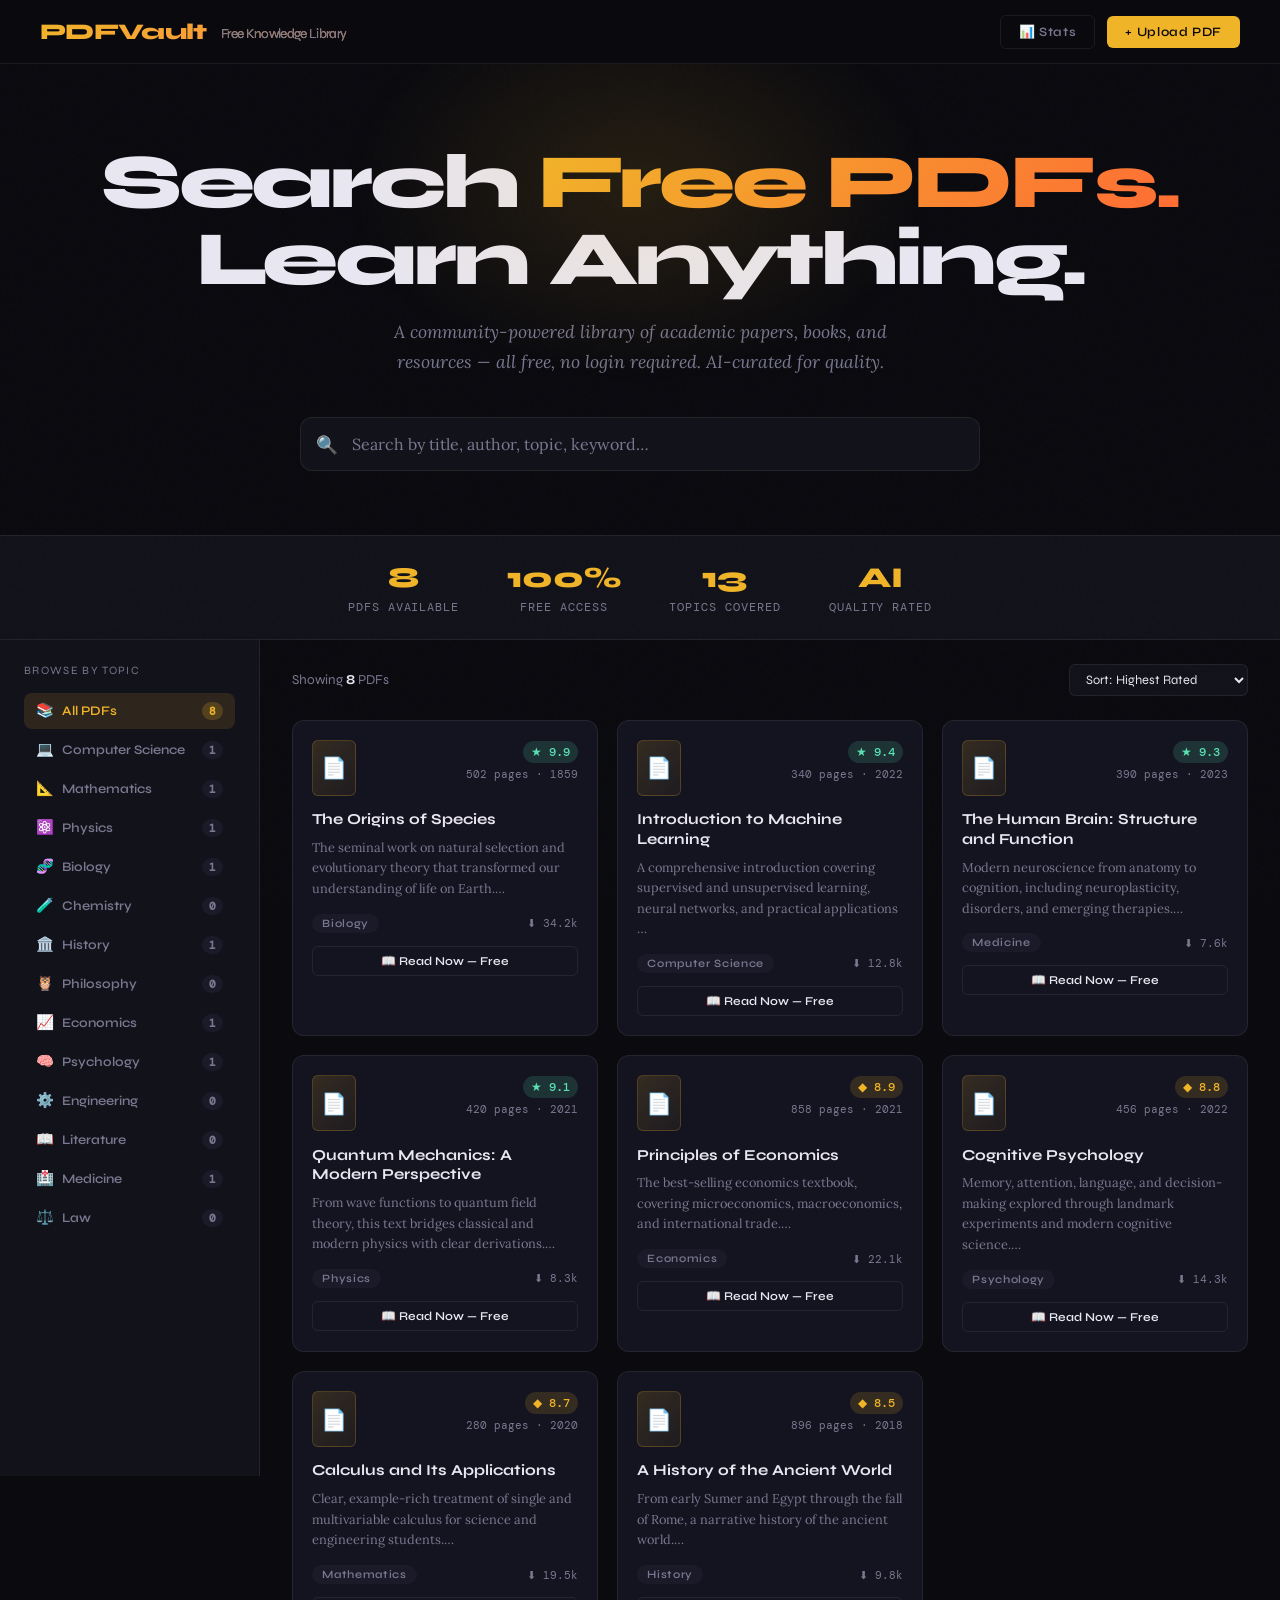
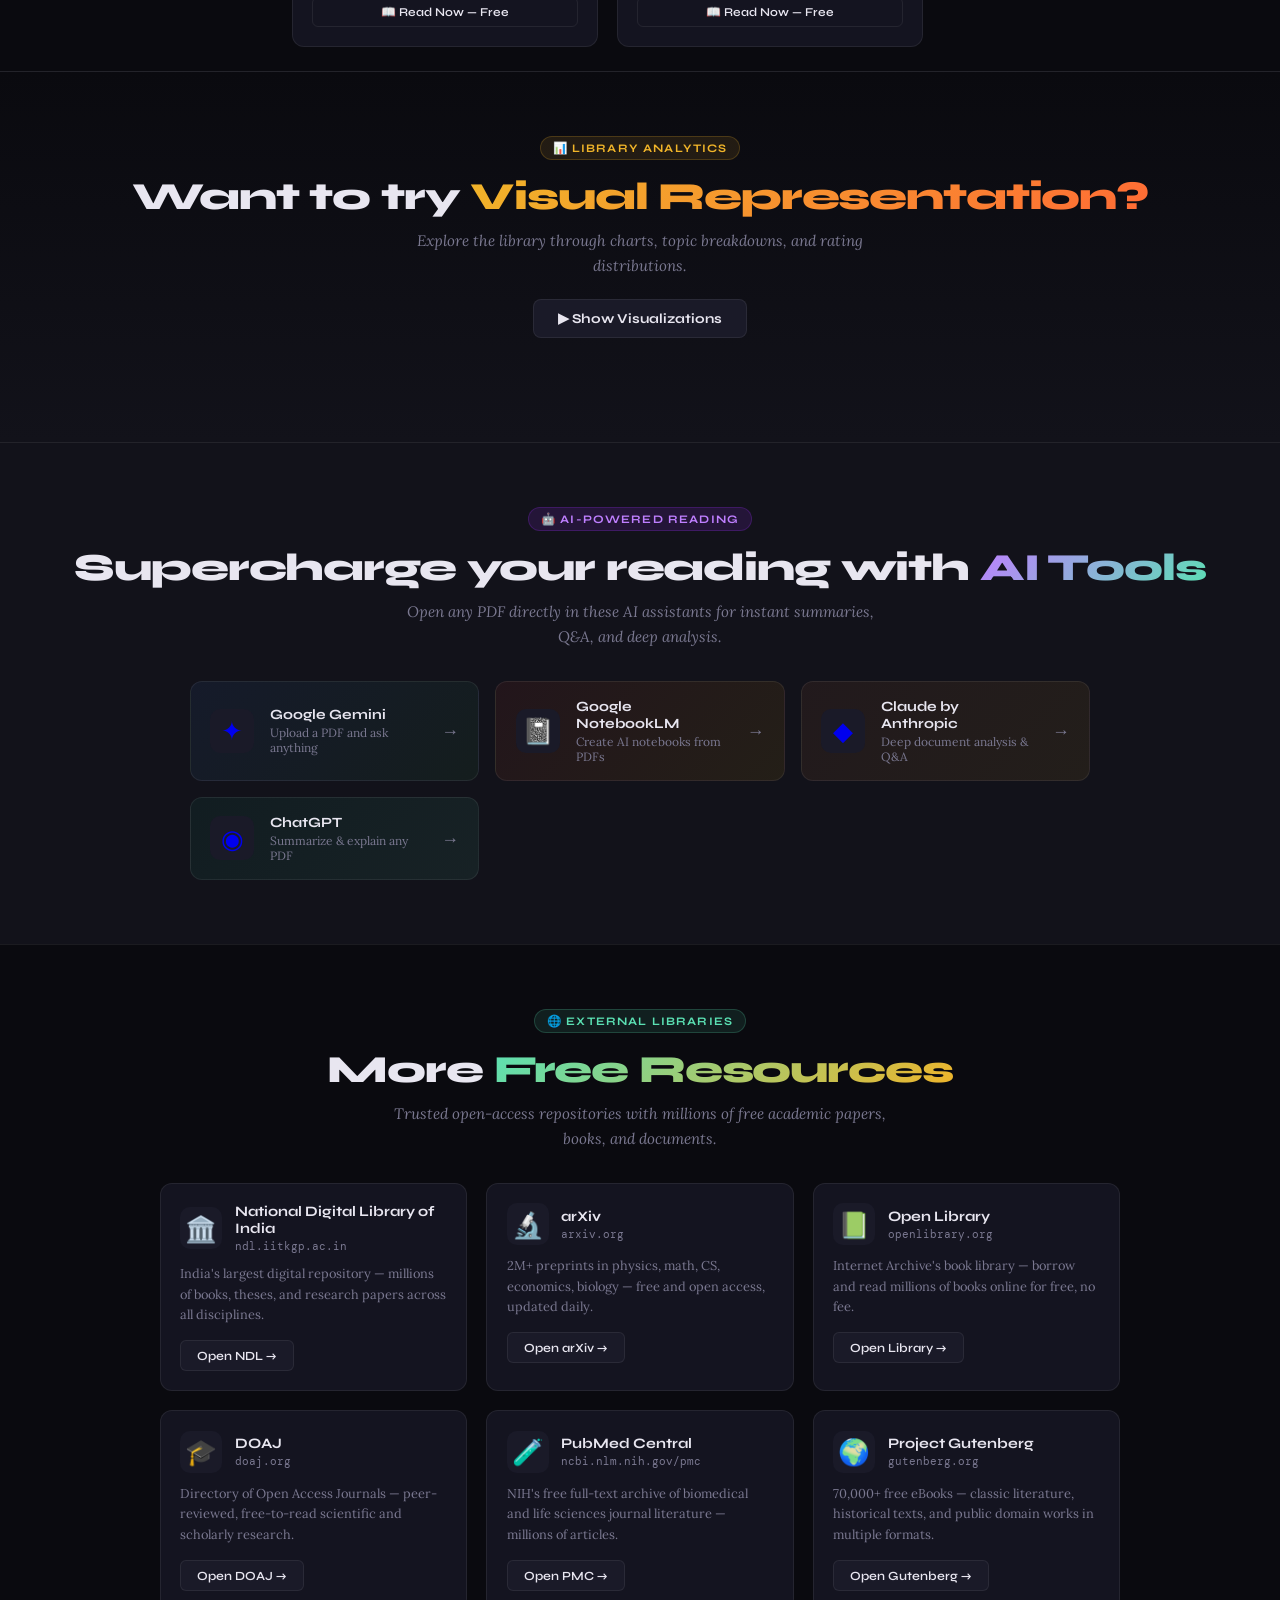
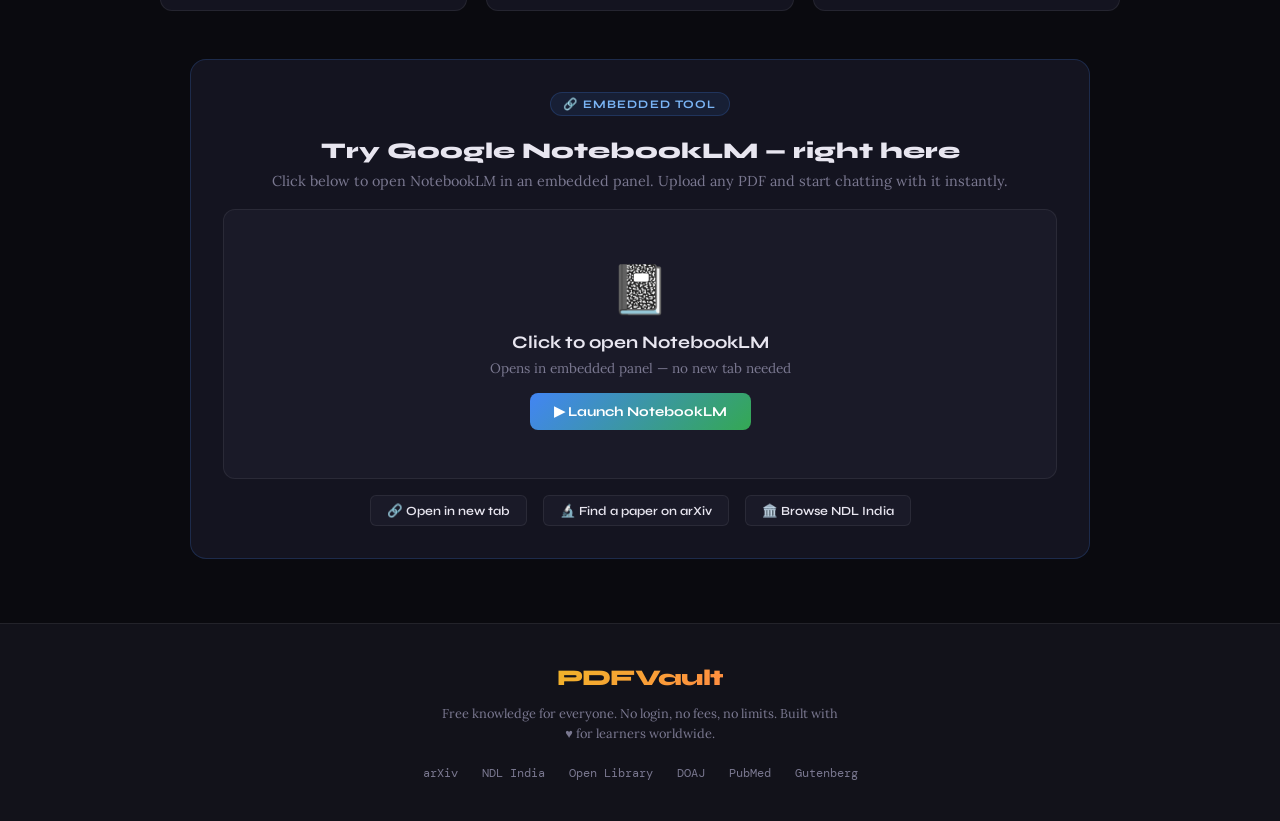
<file: Studywebsite.html>
<!DOCTYPE html>
<html lang="en">
<head>
<meta charset="UTF-8"/>
<meta name="viewport" content="width=device-width, initial-scale=1.0"/>
<title>PDFVault — Free Knowledge Library</title>
<link href="https://fonts.googleapis.com/css2?family=Syne:wght@400;600;700;800&family=DM+Mono:ital,wght@0,400;0,500;1,400&family=Lora:ital,wght@0,400;0,600;1,400&display=swap" rel="stylesheet"/>
<style>
  :root {
    --bg: #0a0a0f;
    --surface: #12121a;
    --surface2: #1a1a28;
    --border: rgba(255,255,255,0.07);
    --accent: #f0b429;
    --accent2: #e05b5b;
    --accent3: #5be0b3;
    --text: #e8e6f0;
    --muted: #7a7890;
    --card: #141420;
  }
  *,*::before,*::after{box-sizing:border-box;margin:0;padding:0}
  html{scroll-behavior:smooth}
  body{
    font-family:'Lora',serif;
    background:var(--bg);
    color:var(--text);
    min-height:100vh;
    overflow-x:hidden;
  }
  /* Background grain */
  body::before{
    content:'';
    position:fixed;inset:0;
    background-image:url("data:image/svg+xml,%3Csvg viewBox='0 0 256 256' xmlns='http://www.w3.org/2000/svg'%3E%3Cfilter id='noise'%3E%3CfeTurbulence type='fractalNoise' baseFrequency='0.9' numOctaves='4' stitchTiles='stitch'/%3E%3C/filter%3E%3Crect width='100%25' height='100%25' filter='url(%23noise)' opacity='0.03'/%3E%3C/svg%3E");
    pointer-events:none;z-index:0;opacity:.4;
  }

  /* NAV */
  nav{
    position:sticky;top:0;z-index:100;
    display:flex;align-items:center;justify-content:space-between;
    padding:0 2.5rem;height:64px;
    background:rgba(10,10,15,0.85);
    backdrop-filter:blur(20px);
    border-bottom:1px solid var(--border);
  }
  .logo{
    font-family:'Syne',sans-serif;font-weight:800;font-size:1.4rem;
    letter-spacing:-0.03em;
    background:linear-gradient(135deg,var(--accent),#ff8c42);
    -webkit-background-clip:text;-webkit-text-fill-color:transparent;
  }
  .logo span{color:var(--text);-webkit-text-fill-color:var(--muted);font-weight:400;font-size:0.85rem;margin-left:8px;vertical-align:middle;}
  .nav-actions{display:flex;gap:12px;align-items:center;}
  .btn{
    font-family:'Syne',sans-serif;font-size:0.8rem;font-weight:600;letter-spacing:0.05em;
    padding:8px 18px;border-radius:6px;cursor:pointer;transition:all .2s;border:none;
  }
  .btn-ghost{background:transparent;color:var(--muted);border:1px solid var(--border);}
  .btn-ghost:hover{color:var(--text);border-color:rgba(255,255,255,0.2);}
  .btn-accent{background:var(--accent);color:#0a0a0f;}
  .btn-accent:hover{background:#f5c842;transform:translateY(-1px);box-shadow:0 4px 20px rgba(240,180,41,0.3);}

  /* HERO */
  .hero{
    position:relative;
    padding:5rem 2.5rem 3rem;
    text-align:center;
    overflow:hidden;
  }
  .hero-glow{
    position:absolute;top:-80px;left:50%;transform:translateX(-50%);
    width:600px;height:400px;
    background:radial-gradient(ellipse,rgba(240,180,41,0.12) 0%,transparent 70%);
    pointer-events:none;
  }
  .hero h1{
    font-family:'Syne',sans-serif;font-size:clamp(2.5rem,6vw,5rem);
    font-weight:800;letter-spacing:-0.04em;line-height:1;
    margin-bottom:1.2rem;
  }
  .hero h1 em{
    font-style:normal;
    background:linear-gradient(135deg,var(--accent),#ff6b35);
    -webkit-background-clip:text;-webkit-text-fill-color:transparent;
  }
  .hero p{
    font-size:1.1rem;color:var(--muted);max-width:560px;margin:0 auto 2.5rem;line-height:1.7;
    font-style:italic;
  }

  /* SEARCH BAR */
  .search-wrap{
    max-width:680px;margin:0 auto 1rem;
    position:relative;
  }
  .search-input{
    width:100%;padding:1rem 1rem 1rem 3.2rem;
    background:var(--surface);
    border:1px solid var(--border);
    border-radius:12px;
    color:var(--text);font-family:'Lora',serif;font-size:1rem;
    outline:none;transition:border-color .2s,box-shadow .2s;
  }
  .search-input:focus{
    border-color:rgba(240,180,41,0.4);
    box-shadow:0 0 0 3px rgba(240,180,41,0.08);
  }
  .search-icon{
    position:absolute;left:1rem;top:50%;transform:translateY(-50%);
    color:var(--muted);pointer-events:none;font-size:1.1rem;
  }
  .search-input::placeholder{color:var(--muted);}

  /* STATS */
  .stats{
    display:flex;justify-content:center;gap:3rem;
    padding:1.5rem 2.5rem;
    border-top:1px solid var(--border);border-bottom:1px solid var(--border);
    background:var(--surface);
    margin-bottom:0;
  }
  .stat{text-align:center;}
  .stat-num{
    font-family:'Syne',sans-serif;font-size:1.8rem;font-weight:800;
    color:var(--accent);display:block;
  }
  .stat-label{font-size:0.75rem;color:var(--muted);letter-spacing:0.08em;text-transform:uppercase;font-family:'DM Mono',monospace;}

  /* MAIN LAYOUT */
  .main{display:flex;gap:0;min-height:calc(100vh - 200px);}
  
  /* SIDEBAR */
  .sidebar{
    width:260px;min-width:260px;
    border-right:1px solid var(--border);
    padding:1.5rem;
    background:var(--surface);
    position:sticky;top:64px;height:calc(100vh - 64px);overflow-y:auto;
  }
  .sidebar::-webkit-scrollbar{width:4px;}
  .sidebar::-webkit-scrollbar-track{background:transparent;}
  .sidebar::-webkit-scrollbar-thumb{background:var(--border);}
  .sidebar-title{
    font-family:'Syne',sans-serif;font-size:0.7rem;letter-spacing:0.12em;
    text-transform:uppercase;color:var(--muted);margin-bottom:1rem;
  }
  .topic-btn{
    display:flex;align-items:center;justify-content:space-between;
    width:100%;padding:9px 12px;border-radius:8px;
    background:transparent;border:none;cursor:pointer;
    color:var(--muted);font-family:'Syne',sans-serif;font-size:0.82rem;font-weight:600;
    transition:all .15s;margin-bottom:3px;text-align:left;
  }
  .topic-btn:hover{background:var(--surface2);color:var(--text);}
  .topic-btn.active{background:rgba(240,180,41,0.12);color:var(--accent);}
  .topic-btn .count{
    font-family:'DM Mono',monospace;font-size:0.7rem;
    background:var(--surface2);padding:2px 7px;border-radius:20px;
  }
  .topic-btn.active .count{background:rgba(240,180,41,0.2);color:var(--accent);}
  .topic-icon{margin-right:8px;font-size:0.9rem;}

  /* CONTENT AREA */
  .content{flex:1;padding:1.5rem 2rem;overflow-y:auto;}
  
  /* TOOLBAR */
  .toolbar{
    display:flex;align-items:center;justify-content:space-between;
    margin-bottom:1.5rem;
  }
  .toolbar-left{font-family:'Syne',sans-serif;font-size:0.85rem;color:var(--muted);}
  .toolbar-left strong{color:var(--text);}
  .sort-select{
    background:var(--surface);border:1px solid var(--border);
    color:var(--text);font-family:'Syne',sans-serif;font-size:0.8rem;
    padding:6px 12px;border-radius:6px;cursor:pointer;outline:none;
  }

  /* PDF GRID */
  .pdf-grid{
    display:grid;
    grid-template-columns:repeat(auto-fill,minmax(280px,1fr));
    gap:1.2rem;
  }
  .pdf-card{
    background:var(--card);
    border:1px solid var(--border);
    border-radius:12px;
    padding:1.2rem;
    cursor:pointer;
    transition:all .2s;
    position:relative;overflow:hidden;
  }
  .pdf-card::before{
    content:'';position:absolute;top:0;left:0;right:0;height:3px;
    background:linear-gradient(90deg,var(--accent),transparent);
    opacity:0;transition:opacity .2s;
  }
  .pdf-card:hover{
    border-color:rgba(240,180,41,0.25);
    transform:translateY(-2px);
    box-shadow:0 8px 30px rgba(0,0,0,0.3);
  }
  .pdf-card:hover::before{opacity:1;}
  .card-top{display:flex;justify-content:space-between;align-items:flex-start;margin-bottom:.9rem;}
  .card-icon{
    width:44px;height:56px;
    background:linear-gradient(135deg,rgba(240,180,41,0.15),rgba(240,180,41,0.05));
    border:1px solid rgba(240,180,41,0.2);
    border-radius:6px;
    display:flex;align-items:center;justify-content:center;
    font-size:1.3rem;flex-shrink:0;
  }
  .card-meta{text-align:right;}
  .rating-badge{
    display:inline-flex;align-items:center;gap:4px;
    font-family:'DM Mono',monospace;font-size:0.75rem;
    padding:3px 8px;border-radius:20px;font-weight:500;
  }
  .rating-high{background:rgba(91,224,179,0.15);color:var(--accent3);}
  .rating-med{background:rgba(240,180,41,0.15);color:var(--accent);}
  .rating-low{background:rgba(224,91,91,0.15);color:var(--accent2);}
  .card-pages{font-family:'DM Mono',monospace;font-size:0.68rem;color:var(--muted);margin-top:4px;}
  .card-title{
    font-family:'Syne',sans-serif;font-size:0.95rem;font-weight:700;
    line-height:1.3;margin-bottom:.5rem;color:var(--text);
  }
  .card-summary{font-size:0.8rem;color:var(--muted);line-height:1.6;margin-bottom:.9rem;}
  .card-footer{display:flex;align-items:center;justify-content:space-between;}
  .card-topic{
    font-family:'Syne',sans-serif;font-size:0.7rem;font-weight:600;letter-spacing:0.06em;
    padding:3px 10px;border-radius:20px;
    background:var(--surface2);color:var(--muted);
  }
  .card-downloads{font-family:'DM Mono',monospace;font-size:0.7rem;color:var(--muted);}
  .open-btn{
    display:flex;align-items:center;gap:6px;
    margin-top:.8rem;padding:7px 14px;border-radius:6px;
    background:transparent;border:1px solid var(--border);
    color:var(--text);font-family:'Syne',sans-serif;font-size:0.75rem;font-weight:600;
    cursor:pointer;transition:all .15s;width:100%;justify-content:center;
  }
  .open-btn:hover{background:rgba(240,180,41,0.1);border-color:rgba(240,180,41,0.3);color:var(--accent);}

  /* UPLOAD MODAL */
  .modal-overlay{
    display:none;position:fixed;inset:0;
    background:rgba(0,0,0,0.75);backdrop-filter:blur(8px);
    z-index:200;align-items:center;justify-content:center;
  }
  .modal-overlay.open{display:flex;}
  .modal{
    background:var(--surface);
    border:1px solid var(--border);
    border-radius:16px;
    width:min(600px,95vw);
    max-height:90vh;overflow-y:auto;
    padding:2rem;
    animation:modalIn .25s ease;
  }
  @keyframes modalIn{from{opacity:0;transform:translateY(20px) scale(.97)}to{opacity:1;transform:none}}
  .modal-header{
    display:flex;align-items:center;justify-content:space-between;margin-bottom:1.5rem;
  }
  .modal-title{font-family:'Syne',sans-serif;font-size:1.3rem;font-weight:800;}
  .close-btn{
    background:var(--surface2);border:none;color:var(--muted);
    width:32px;height:32px;border-radius:8px;cursor:pointer;font-size:1rem;
    transition:all .15s;
  }
  .close-btn:hover{color:var(--text);background:rgba(255,255,255,0.1);}
  .drop-zone{
    border:2px dashed rgba(240,180,41,0.3);
    border-radius:12px;
    padding:2.5rem;text-align:center;
    cursor:pointer;transition:all .2s;margin-bottom:1.5rem;
    background:rgba(240,180,41,0.03);
  }
  .drop-zone:hover,.drop-zone.dragover{
    border-color:rgba(240,180,41,0.6);
    background:rgba(240,180,41,0.06);
  }
  .drop-icon{font-size:2.5rem;margin-bottom:.8rem;}
  .drop-text{font-family:'Syne',sans-serif;font-size:0.9rem;color:var(--muted);}
  .drop-text strong{color:var(--accent);}
  .form-row{display:grid;grid-template-columns:1fr 1fr;gap:1rem;margin-bottom:1rem;}
  .form-group{margin-bottom:1rem;}
  .form-label{
    display:block;font-family:'Syne',sans-serif;font-size:0.78rem;font-weight:600;
    letter-spacing:0.06em;color:var(--muted);margin-bottom:.4rem;
    text-transform:uppercase;
  }
  .form-input,.form-select,.form-textarea{
    width:100%;padding:.7rem 1rem;
    background:var(--surface2);border:1px solid var(--border);
    border-radius:8px;color:var(--text);
    font-family:'Lora',serif;font-size:.9rem;
    outline:none;transition:border-color .15s;
  }
  .form-input:focus,.form-select:focus,.form-textarea:focus{
    border-color:rgba(240,180,41,0.4);
  }
  .form-textarea{resize:vertical;min-height:80px;}
  .form-select option{background:var(--surface2);}
  
  /* AI ANALYSIS PANEL */
  .ai-panel{
    background:rgba(91,224,179,0.05);
    border:1px solid rgba(91,224,179,0.15);
    border-radius:12px;padding:1.2rem;margin-top:1rem;
    display:none;
  }
  .ai-panel.visible{display:block;animation:fadeIn .4s ease;}
  @keyframes fadeIn{from{opacity:0;transform:translateY(8px)}to{opacity:1;transform:none}}
  .ai-panel-header{
    display:flex;align-items:center;gap:.6rem;
    font-family:'Syne',sans-serif;font-size:.85rem;font-weight:700;
    color:var(--accent3);margin-bottom:.8rem;
  }
  .ai-dot{
    width:8px;height:8px;border-radius:50%;background:var(--accent3);
    animation:pulse 1.5s infinite;
  }
  @keyframes pulse{0%,100%{opacity:1}50%{opacity:.3}}
  .ai-result{font-size:.85rem;color:var(--muted);line-height:1.7;}
  .ai-result strong{color:var(--text);}
  .ai-score{
    display:flex;align-items:center;gap:1rem;margin-top:.8rem;
    padding:.8rem;background:var(--surface);border-radius:8px;
  }
  .score-circle{
    width:52px;height:52px;border-radius:50%;
    display:flex;align-items:center;justify-content:center;
    font-family:'Syne',sans-serif;font-weight:800;font-size:1.1rem;
    flex-shrink:0;
  }
  .score-high{background:rgba(91,224,179,0.15);color:var(--accent3);border:2px solid rgba(91,224,179,0.3);}
  .score-med{background:rgba(240,180,41,0.15);color:var(--accent);border:2px solid rgba(240,180,41,0.3);}
  .score-low{background:rgba(224,91,91,0.15);color:var(--accent2);border:2px solid rgba(224,91,91,0.3);}
  .score-info{flex:1;}
  .score-label{font-family:'Syne',sans-serif;font-size:.8rem;font-weight:700;margin-bottom:3px;}
  .score-verdict{font-size:.78rem;color:var(--muted);}
  .progress-bar{
    height:4px;background:var(--surface2);border-radius:2px;margin-top:.8rem;overflow:hidden;
  }
  .progress-fill{height:100%;border-radius:2px;transition:width 1s ease;background:linear-gradient(90deg,var(--accent3),var(--accent));}

  /* PDF VIEWER MODAL */
  .viewer-modal{
    display:none;position:fixed;inset:0;
    background:rgba(0,0,0,0.9);
    z-index:300;flex-direction:column;
  }
  .viewer-modal.open{display:flex;}
  .viewer-nav{
    display:flex;align-items:center;justify-content:space-between;
    padding:.8rem 1.5rem;
    background:var(--surface);border-bottom:1px solid var(--border);
    flex-shrink:0;
  }
  .viewer-title{font-family:'Syne',sans-serif;font-size:.9rem;font-weight:700;}
  .viewer-body{flex:1;display:flex;overflow:hidden;}
  .pdf-preview{
    flex:1;background:var(--bg);display:flex;align-items:center;justify-content:center;
    flex-direction:column;gap:1rem;padding:2rem;
    overflow-y:auto;
  }
  .pdf-page-sim{
    width:min(700px,90%);
    background:#fff;color:#222;
    border-radius:4px;padding:3rem 3.5rem;
    box-shadow:0 4px 40px rgba(0,0,0,0.5);
    font-family:'Lora',serif;
    min-height:500px;
    line-height:1.8;
    font-size:.95rem;
  }
  .pdf-page-sim h2{font-size:1.4rem;margin-bottom:1rem;font-family:'Syne',sans-serif;}
  .pdf-page-sim h3{font-size:1.1rem;margin:1.5rem 0 .5rem;font-family:'Syne',sans-serif;}
  .pdf-page-sim p{margin-bottom:1rem;}
  .viewer-info{
    width:300px;background:var(--surface);border-left:1px solid var(--border);
    padding:1.5rem;overflow-y:auto;flex-shrink:0;
  }
  .info-section{margin-bottom:1.5rem;}
  .info-label{font-family:'Syne',sans-serif;font-size:.7rem;letter-spacing:.1em;text-transform:uppercase;color:var(--muted);margin-bottom:.5rem;}
  .info-value{font-size:.9rem;line-height:1.6;}

  /* TOAST */
  .toast{
    position:fixed;bottom:2rem;right:2rem;
    padding:.8rem 1.2rem;border-radius:10px;
    font-family:'Syne',sans-serif;font-size:.85rem;font-weight:600;
    z-index:500;
    transform:translateY(100px);opacity:0;
    transition:all .3s ease;
    display:flex;align-items:center;gap:.5rem;
  }
  .toast.show{transform:translateY(0);opacity:1;}
  .toast-success{background:#1a2e23;border:1px solid rgba(91,224,179,.3);color:var(--accent3);}
  .toast-error{background:#2e1a1a;border:1px solid rgba(224,91,91,.3);color:var(--accent2);}

  /* LOADING */
  .loading-spinner{
    display:inline-block;width:16px;height:16px;
    border:2px solid rgba(255,255,255,.2);
    border-top-color:var(--accent);border-radius:50%;
    animation:spin .7s linear infinite;
  }
  @keyframes spin{to{transform:rotate(360deg)}}

  /* EMPTY STATE */
  .empty-state{
    text-align:center;padding:4rem;color:var(--muted);
  }
  .empty-state .empty-icon{font-size:3rem;margin-bottom:1rem;opacity:.4;}
  .empty-state p{font-size:.9rem;line-height:1.6;}

  /* ═══ BOTTOM SECTIONS ═══ */

  /* VISUAL SECTION */
  .viz-section{
    padding:4rem 2.5rem;
    border-top:1px solid var(--border);
    background:linear-gradient(180deg,var(--bg),var(--surface));
  }
  .viz-header{text-align:center;margin-bottom:2.5rem;}
  .viz-tag{
    display:inline-block;font-family:'Syne',sans-serif;font-size:.72rem;
    font-weight:700;letter-spacing:.1em;text-transform:uppercase;
    padding:4px 12px;border-radius:20px;margin-bottom:.8rem;
    background:rgba(240,180,41,0.1);color:var(--accent);border:1px solid rgba(240,180,41,0.2);
  }
  .viz-title{
    font-family:'Syne',sans-serif;font-size:clamp(1.6rem,4vw,2.4rem);
    font-weight:800;letter-spacing:-0.03em;margin-bottom:.6rem;
  }
  .viz-title em{font-style:normal;background:linear-gradient(135deg,var(--accent),#ff6b35);-webkit-background-clip:text;-webkit-text-fill-color:transparent;}
  .viz-sub{color:var(--muted);font-size:.95rem;max-width:500px;margin:0 auto .8rem;line-height:1.6;font-style:italic;}
  .btn-viz-toggle{
    background:var(--surface2);border:1px solid var(--border);
    color:var(--text);font-family:'Syne',sans-serif;font-size:.85rem;font-weight:700;
    padding:10px 24px;border-radius:8px;cursor:pointer;transition:all .2s;
    margin-top:.5rem;
  }
  .btn-viz-toggle:hover{background:rgba(240,180,41,0.1);border-color:rgba(240,180,41,0.3);color:var(--accent);}
  .viz-grid{
    display:grid;grid-template-columns:1fr 1fr;gap:1.5rem;
    max-width:900px;margin:0 auto;
    animation:fadeIn .4s ease;
  }
  .viz-card{
    background:var(--card);border:1px solid var(--border);border-radius:12px;padding:1.4rem;
  }
  .viz-card-wide{grid-column:span 2;}
  .viz-card-title{
    font-family:'Syne',sans-serif;font-size:.82rem;font-weight:700;
    color:var(--muted);margin-bottom:1.2rem;text-transform:uppercase;letter-spacing:.06em;
  }

  /* Bar Chart */
  .bar-chart{display:flex;flex-direction:column;gap:8px;}
  .bar-row{display:flex;align-items:center;gap:.6rem;}
  .bar-label{font-family:'DM Mono',monospace;font-size:.7rem;color:var(--muted);width:100px;text-align:right;flex-shrink:0;}
  .bar-track{flex:1;height:10px;background:var(--surface2);border-radius:5px;overflow:hidden;}
  .bar-fill{height:100%;border-radius:5px;background:linear-gradient(90deg,var(--accent),#ff6b35);transition:width 1s ease;}
  .bar-count{font-family:'DM Mono',monospace;font-size:.7rem;color:var(--muted);width:20px;flex-shrink:0;}

  /* Donut Chart */
  .donut-wrap{display:flex;align-items:center;gap:1.5rem;justify-content:center;}
  .donut-legend{display:flex;flex-direction:column;gap:6px;}
  .legend-item{display:flex;align-items:center;gap:6px;font-size:.75rem;color:var(--muted);font-family:'DM Mono',monospace;}
  .legend-dot{width:10px;height:10px;border-radius:50%;flex-shrink:0;}

  /* Spark List */
  .spark-list{display:flex;flex-direction:column;gap:.6rem;}
  .spark-row{display:flex;align-items:center;gap:1rem;}
  .spark-rank{font-family:'Syne',sans-serif;font-weight:800;font-size:1.1rem;color:var(--surface2);width:28px;text-align:center;flex-shrink:0;}
  .spark-rank.r1{color:var(--accent);}
  .spark-rank.r2{color:var(--muted);}
  .spark-rank.r3{color:#cd7f32;}
  .spark-info{flex:1;}
  .spark-title{font-family:'Syne',sans-serif;font-size:.82rem;font-weight:600;}
  .spark-track{height:6px;background:var(--surface2);border-radius:3px;overflow:hidden;margin-top:4px;}
  .spark-fill{height:100%;border-radius:3px;background:linear-gradient(90deg,var(--accent3),var(--accent));transition:width 1s .2s ease;}
  .spark-num{font-family:'DM Mono',monospace;font-size:.72rem;color:var(--muted);flex-shrink:0;}

  /* AI TOOLS */
  .ai-tools-section{
    padding:4rem 2.5rem;
    background:var(--surface);
    border-top:1px solid var(--border);
  }
  .ai-tools-header{text-align:center;margin-bottom:2rem;}
  .ai-tools-grid{
    display:grid;grid-template-columns:repeat(auto-fill,minmax(240px,1fr));
    gap:1rem;max-width:900px;margin:0 auto;
  }
  .ai-tool-card{
    display:flex;align-items:center;gap:1rem;
    padding:1rem 1.2rem;border-radius:12px;
    text-decoration:none;
    border:1px solid var(--border);
    transition:all .2s;
    position:relative;overflow:hidden;
  }
  .ai-tool-card::after{
    content:'';position:absolute;inset:0;opacity:0;transition:opacity .2s;
  }
  .ai-tool-card:hover{transform:translateY(-2px);box-shadow:0 8px 30px rgba(0,0,0,0.3);}
  .ai-gemini{background:linear-gradient(135deg,rgba(66,133,244,0.08),rgba(52,168,83,0.08));}
  .ai-gemini:hover{border-color:rgba(66,133,244,0.4);}
  .ai-notebooklm{background:linear-gradient(135deg,rgba(234,67,53,0.08),rgba(251,188,5,0.08));}
  .ai-notebooklm:hover{border-color:rgba(234,67,53,0.4);}
  .ai-claude{background:linear-gradient(135deg,rgba(224,119,67,0.08),rgba(240,180,41,0.08));}
  .ai-claude:hover{border-color:rgba(240,180,41,0.4);}
  .ai-gpt{background:linear-gradient(135deg,rgba(16,163,127,0.08),rgba(91,224,179,0.08));}
  .ai-gpt:hover{border-color:rgba(16,163,127,0.4);}
  .ai-tool-logo{
    font-size:1.6rem;width:44px;height:44px;
    display:flex;align-items:center;justify-content:center;
    background:var(--surface2);border-radius:10px;flex-shrink:0;
  }
  .ai-tool-name{font-family:'Syne',sans-serif;font-size:.88rem;font-weight:700;color:var(--text);}
  .ai-tool-desc{font-size:.75rem;color:var(--muted);margin-top:2px;}
  .ai-tool-arrow{color:var(--muted);font-size:1.1rem;margin-left:auto;transition:transform .2s;}
  .ai-tool-card:hover .ai-tool-arrow{transform:translateX(4px);color:var(--accent);}

  /* LINKS SECTION */
  .links-section{
    padding:4rem 2.5rem;
    background:var(--bg);
    border-top:1px solid var(--border);
  }
  .links-grid{
    display:grid;grid-template-columns:repeat(auto-fill,minmax(260px,1fr));
    gap:1.2rem;max-width:960px;margin:0 auto 3rem;
  }
  .link-card{
    background:var(--card);border:1px solid var(--border);border-radius:12px;
    padding:1.2rem;transition:all .2s;
  }
  .link-card:hover{border-color:rgba(91,224,179,0.25);transform:translateY(-2px);}
  .link-card-top{display:flex;align-items:center;gap:.8rem;margin-bottom:.7rem;}
  .link-icon{font-size:1.6rem;width:42px;height:42px;background:var(--surface2);border-radius:10px;display:flex;align-items:center;justify-content:center;flex-shrink:0;}
  .link-name{font-family:'Syne',sans-serif;font-size:.9rem;font-weight:700;}
  .link-url{font-family:'DM Mono',monospace;font-size:.7rem;color:var(--muted);margin-top:2px;}
  .link-desc{font-size:.8rem;color:var(--muted);line-height:1.6;margin-bottom:.9rem;}
  .link-btn{
    display:inline-block;padding:7px 16px;
    background:var(--surface2);border:1px solid var(--border);
    color:var(--text);font-family:'Syne',sans-serif;font-size:.78rem;font-weight:600;
    border-radius:6px;text-decoration:none;cursor:pointer;transition:all .15s;
  }
  .link-btn:hover{background:rgba(91,224,179,0.1);border-color:rgba(91,224,179,0.3);color:var(--accent3);}

  /* EMBED SECTION */
  .embed-section{
    max-width:900px;margin:0 auto;
    background:var(--card);border:1px solid rgba(66,133,244,0.2);
    border-radius:16px;padding:2rem;text-align:center;
  }
  .embed-header{margin-bottom:1rem;}
  .embed-container{
    border-radius:12px;overflow:hidden;
    border:1px solid var(--border);
    min-height:200px;
    background:var(--surface2);
  }
  .embed-placeholder{
    padding:3rem;cursor:pointer;transition:background .2s;
    display:flex;flex-direction:column;align-items:center;justify-content:center;
    min-height:200px;
  }
  .embed-placeholder:hover{background:rgba(66,133,244,0.05);}
  .embed-launch-btn{
    margin-top:1rem;padding:10px 24px;
    background:linear-gradient(135deg,#4285f4,#34a853);
    color:#fff;font-family:'Syne',sans-serif;font-size:.85rem;font-weight:700;
    border-radius:8px;border:none;cursor:pointer;
  }
  iframe.notebooklm-frame{
    width:100%;height:600px;border:none;display:block;
  }

  /* FOOTER */
  .site-footer{
    padding:2.5rem;
    background:var(--surface);
    border-top:1px solid var(--border);
    text-align:center;
  }
  .footer-inner{display:flex;flex-direction:column;align-items:center;gap:.3rem;}
  .footer-link{
    color:var(--muted);font-family:'DM Mono',monospace;font-size:.75rem;
    text-decoration:none;transition:color .15s;
  }
  .footer-link:hover{color:var(--accent3);}

  /* RESPONSIVE */
  @media(max-width:768px){
    .sidebar{display:none;}
    .stats{gap:1.5rem;}
    .form-row{grid-template-columns:1fr;}
    .viewer-info{display:none;}
    nav{padding:0 1rem;}
    .hero{padding:3rem 1rem 2rem;}
    .viz-grid{grid-template-columns:1fr;}
    .viz-card-wide{grid-column:span 1;}
    .donut-wrap{flex-direction:column;}
    .ai-tools-section,.links-section,.viz-section{padding:2.5rem 1rem;}
    .embed-section{padding:1.2rem;}
  }
</style>
</head>
<body>

<!-- NAV -->
<nav>
  <div class="logo">PDFVault <span>Free Knowledge Library</span></div>
  <div class="nav-actions">
    <button class="btn btn-ghost" onclick="showStats()">📊 Stats</button>
    <button class="btn btn-accent" onclick="openUpload()">+ Upload PDF</button>
  </div>
</nav>

<!-- HERO -->
<section class="hero">
  <div class="hero-glow"></div>
  <h1>Search <em>Free PDFs.</em><br>Learn Anything.</h1>
  <p>A community-powered library of academic papers, books, and resources — all free, no login required. AI-curated for quality.</p>
  <div class="search-wrap">
    <span class="search-icon">🔍</span>
    <input class="search-input" type="text" placeholder="Search by title, author, topic, keyword…" id="searchInput" oninput="handleSearch()"/>
  </div>
</section>

<!-- STATS -->
<div class="stats">
  <div class="stat"><span class="stat-num" id="totalCount">0</span><span class="stat-label">PDFs Available</span></div>
  <div class="stat"><span class="stat-num">100%</span><span class="stat-label">Free Access</span></div>
  <div class="stat"><span class="stat-num" id="topicCount">0</span><span class="stat-label">Topics Covered</span></div>
  <div class="stat"><span class="stat-num">AI</span><span class="stat-label">Quality Rated</span></div>
</div>

<!-- MAIN -->
<div class="main">
  <!-- SIDEBAR -->
  <aside class="sidebar">
    <div class="sidebar-title">Browse by Topic</div>
    <div id="topicList"></div>
  </aside>

  <!-- CONTENT -->
  <main class="content">
    <div class="toolbar">
      <div class="toolbar-left">Showing <strong id="resultCount">0</strong> PDFs</div>
      <select class="sort-select" onchange="handleSort(this.value)">
        <option value="rating">Sort: Highest Rated</option>
        <option value="newest">Sort: Newest</option>
        <option value="downloads">Sort: Most Downloaded</option>
        <option value="pages">Sort: Fewest Pages</option>
      </select>
    </div>
    <div class="pdf-grid" id="pdfGrid"></div>
    <div class="empty-state" id="emptyState" style="display:none;">
      <div class="empty-icon">📭</div>
      <p>No PDFs match your search.<br>Try a different keyword or topic.</p>
    </div>
  </main>
</div>

<!-- UPLOAD MODAL -->
<div class="modal-overlay" id="uploadModal">
  <div class="modal">
    <div class="modal-header">
      <div class="modal-title">📤 Upload a PDF</div>
      <button class="close-btn" onclick="closeUpload()">✕</button>
    </div>
    
    <div class="drop-zone" id="dropZone" onclick="document.getElementById('fileInput').click()">
      <div class="drop-icon">📄</div>
      <div class="drop-text"><strong>Click to choose</strong> or drag & drop your PDF here</div>
      <div class="drop-text" style="font-size:.75rem;margin-top:.3rem;">Max 50MB · PDF only</div>
      <input type="file" id="fileInput" accept=".pdf" style="display:none" onchange="handleFile(this)"/>
    </div>

    <div class="form-row">
      <div class="form-group">
        <label class="form-label">Title *</label>
        <input class="form-input" id="uploadTitle" placeholder="Document title"/>
      </div>
      <div class="form-group">
        <label class="form-label">Author</label>
        <input class="form-input" id="uploadAuthor" placeholder="Author name(s)"/>
      </div>
    </div>

    <div class="form-row">
      <div class="form-group">
        <label class="form-label">Topic *</label>
        <select class="form-select" id="uploadTopic">
          <option value="">Select topic…</option>
          <option>Mathematics</option>
          <option>Physics</option>
          <option>Computer Science</option>
          <option>Biology</option>
          <option>Chemistry</option>
          <option>History</option>
          <option>Philosophy</option>
          <option>Economics</option>
          <option>Psychology</option>
          <option>Engineering</option>
          <option>Literature</option>
          <option>Medicine</option>
          <option>Law</option>
          <option>Other</option>
        </select>
      </div>
      <div class="form-group">
        <label class="form-label">Year Published</label>
        <input class="form-input" id="uploadYear" type="number" placeholder="e.g. 2023" min="1900" max="2025"/>
      </div>
    </div>

    <div class="form-group">
      <label class="form-label">Brief Description</label>
      <textarea class="form-textarea" id="uploadDesc" placeholder="What is this document about?"></textarea>
    </div>

    <button class="btn btn-accent" style="width:100%;padding:12px;font-size:.9rem;" id="analyzeBtn" onclick="runAIAnalysis()">
      🤖 Analyze with AI & Submit
    </button>

    <!-- AI ANALYSIS PANEL -->
    <div class="ai-panel" id="aiPanel">
      <div class="ai-panel-header">
        <div class="ai-dot"></div>
        <span>AI Quality Analysis</span>
      </div>
      <div class="ai-result" id="aiResult"></div>
    </div>
  </div>
</div>

<!-- PDF VIEWER MODAL -->
<div class="viewer-modal" id="viewerModal">
  <div class="viewer-nav">
    <div style="display:flex;align-items:center;gap:1rem;">
      <button class="btn btn-ghost" onclick="closeViewer()" style="padding:6px 12px;">← Back</button>
      <div class="viewer-title" id="viewerTitle">Document Title</div>
    </div>
    <div style="display:flex;gap:8px;">
      <button class="btn btn-ghost" onclick="downloadPdf()" style="padding:6px 12px;">⬇ Download</button>
      <div class="rating-badge rating-high" id="viewerRating">⭐ 9.2</div>
    </div>
  </div>
  <div class="viewer-body">
    <div class="pdf-preview" id="pdfPreview"></div>
    <div class="viewer-info">
      <div class="info-section">
        <div class="info-label">About This Document</div>
        <div class="info-value" id="viewerDesc"></div>
      </div>
      <div class="info-section">
        <div class="info-label">Topic</div>
        <div class="info-value" id="viewerTopic"></div>
      </div>
      <div class="info-section">
        <div class="info-label">Author</div>
        <div class="info-value" id="viewerAuthor"></div>
      </div>
      <div class="info-section">
        <div class="info-label">AI Analysis</div>
        <div class="info-value" id="viewerAnalysis"></div>
      </div>
      <div class="info-section">
        <div class="info-label">Quality Score</div>
        <div id="viewerScore"></div>
      </div>
    </div>
  </div>
</div>

<!-- TOAST -->
<div class="toast" id="toast"></div>

<!-- ═══ BOTTOM SECTIONS ═══ -->

<!-- VISUAL REPRESENTATION SECTION -->
<section class="viz-section" id="vizSection">
  <div class="viz-header">
    <div class="viz-tag">📊 Library Analytics</div>
    <h2 class="viz-title">Want to try <em>Visual Representation?</em></h2>
    <p class="viz-sub">Explore the library through charts, topic breakdowns, and rating distributions.</p>
    <button class="btn-viz-toggle" id="vizToggleBtn" onclick="toggleViz()">
      <span>▶ Show Visualizations</span>
    </button>
  </div>

  <div class="viz-grid" id="vizGrid" style="display:none;">
    <!-- Bar Chart: PDFs per Topic -->
    <div class="viz-card">
      <div class="viz-card-title">📚 PDFs by Topic</div>
      <div class="bar-chart" id="barChart"></div>
    </div>

    <!-- Rating Distribution -->
    <div class="viz-card">
      <div class="viz-card-title">⭐ Rating Distribution</div>
      <div class="donut-wrap">
        <canvas id="donutChart" width="200" height="200"></canvas>
        <div class="donut-legend" id="donutLegend"></div>
      </div>
    </div>

    <!-- Downloads Sparkline -->
    <div class="viz-card viz-card-wide">
      <div class="viz-card-title">⬇ Top 5 Most Downloaded</div>
      <div class="spark-list" id="sparkList"></div>
    </div>
  </div>
</section>

<!-- AI TOOLS BANNER -->
<section class="ai-tools-section">
  <div class="ai-tools-header">
    <div class="viz-tag" style="background:rgba(138,43,226,0.15);color:#bf7fff;border-color:rgba(138,43,226,0.25);">🤖 AI-Powered Reading</div>
    <h2 class="viz-title">Supercharge your reading with <em style="background:linear-gradient(135deg,#bf7fff,#5be0b3);-webkit-background-clip:text;-webkit-text-fill-color:transparent;">AI Tools</em></h2>
    <p class="viz-sub">Open any PDF directly in these AI assistants for instant summaries, Q&A, and deep analysis.</p>
  </div>
  <div class="ai-tools-grid">
    <a href="https://gemini.google.com" target="_blank" class="ai-tool-card ai-gemini">
      <div class="ai-tool-logo">✦</div>
      <div class="ai-tool-info">
        <div class="ai-tool-name">Google Gemini</div>
        <div class="ai-tool-desc">Upload a PDF and ask anything</div>
      </div>
      <div class="ai-tool-arrow">→</div>
    </a>
    <a href="https://notebooklm.google.com" target="_blank" class="ai-tool-card ai-notebooklm">
      <div class="ai-tool-logo">📓</div>
      <div class="ai-tool-info">
        <div class="ai-tool-name">Google NotebookLM</div>
        <div class="ai-tool-desc">Create AI notebooks from PDFs</div>
      </div>
      <div class="ai-tool-arrow">→</div>
    </a>
    <a href="https://claude.ai" target="_blank" class="ai-tool-card ai-claude">
      <div class="ai-tool-logo">◆</div>
      <div class="ai-tool-info">
        <div class="ai-tool-name">Claude by Anthropic</div>
        <div class="ai-tool-desc">Deep document analysis & Q&A</div>
      </div>
      <div class="ai-tool-arrow">→</div>
    </a>
    <a href="https://chatgpt.com" target="_blank" class="ai-tool-card ai-gpt">
      <div class="ai-tool-logo">◉</div>
      <div class="ai-tool-info">
        <div class="ai-tool-name">ChatGPT</div>
        <div class="ai-tool-desc">Summarize & explain any PDF</div>
      </div>
      <div class="ai-tool-arrow">→</div>
    </a>
  </div>
</section>

<!-- FREE LIBRARY LINKS SECTION -->
<section class="links-section">
  <div class="ai-tools-header">
    <div class="viz-tag" style="background:rgba(91,224,179,0.1);color:var(--accent3);border-color:rgba(91,224,179,0.2);">🌐 External Libraries</div>
    <h2 class="viz-title">More <em style="background:linear-gradient(135deg,var(--accent3),var(--accent));-webkit-background-clip:text;-webkit-text-fill-color:transparent;">Free Resources</em></h2>
    <p class="viz-sub">Trusted open-access repositories with millions of free academic papers, books, and documents.</p>
  </div>
  <div class="links-grid">

    <div class="link-card">
      <div class="link-card-top">
        <div class="link-icon">🏛️</div>
        <div>
          <div class="link-name">National Digital Library of India</div>
          <div class="link-url">ndl.iitkgp.ac.in</div>
        </div>
      </div>
      <p class="link-desc">India's largest digital repository — millions of books, theses, and research papers across all disciplines.</p>
      <a href="https://ndl.iitkgp.ac.in" target="_blank" class="link-btn">Open NDL →</a>
    </div>

    <div class="link-card">
      <div class="link-card-top">
        <div class="link-icon">🔬</div>
        <div>
          <div class="link-name">arXiv</div>
          <div class="link-url">arxiv.org</div>
        </div>
      </div>
      <p class="link-desc">2M+ preprints in physics, math, CS, economics, biology — free and open access, updated daily.</p>
      <a href="https://arxiv.org" target="_blank" class="link-btn">Open arXiv →</a>
    </div>

    <div class="link-card">
      <div class="link-card-top">
        <div class="link-icon">📗</div>
        <div>
          <div class="link-name">Open Library</div>
          <div class="link-url">openlibrary.org</div>
        </div>
      </div>
      <p class="link-desc">Internet Archive's book library — borrow and read millions of books online for free, no fee.</p>
      <a href="https://openlibrary.org" target="_blank" class="link-btn">Open Library →</a>
    </div>

    <div class="link-card">
      <div class="link-card-top">
        <div class="link-icon">🎓</div>
        <div>
          <div class="link-name">DOAJ</div>
          <div class="link-url">doaj.org</div>
        </div>
      </div>
      <p class="link-desc">Directory of Open Access Journals — peer-reviewed, free-to-read scientific and scholarly research.</p>
      <a href="https://doaj.org" target="_blank" class="link-btn">Open DOAJ →</a>
    </div>

    <div class="link-card">
      <div class="link-card-top">
        <div class="link-icon">🧪</div>
        <div>
          <div class="link-name">PubMed Central</div>
          <div class="link-url">ncbi.nlm.nih.gov/pmc</div>
        </div>
      </div>
      <p class="link-desc">NIH's free full-text archive of biomedical and life sciences journal literature — millions of articles.</p>
      <a href="https://www.ncbi.nlm.nih.gov/pmc/" target="_blank" class="link-btn">Open PMC →</a>
    </div>

    <div class="link-card">
      <div class="link-card-top">
        <div class="link-icon">🌍</div>
        <div>
          <div class="link-name">Project Gutenberg</div>
          <div class="link-url">gutenberg.org</div>
        </div>
      </div>
      <p class="link-desc">70,000+ free eBooks — classic literature, historical texts, and public domain works in multiple formats.</p>
      <a href="https://www.gutenberg.org" target="_blank" class="link-btn">Open Gutenberg →</a>
    </div>

  </div>

  <!-- EMBEDDED NOTEBOOKLM PREVIEW -->
  <div class="embed-section">
    <div class="embed-header">
      <div class="viz-tag" style="background:rgba(66,133,244,0.1);color:#7ab4f5;border-color:rgba(66,133,244,0.2);">🔗 Embedded Tool</div>
      <h3 style="font-family:'Syne',sans-serif;font-size:1.4rem;font-weight:800;margin:.5rem 0;">Try Google NotebookLM — right here</h3>
      <p style="color:var(--muted);font-size:.9rem;margin-bottom:1.2rem;">Click below to open NotebookLM in an embedded panel. Upload any PDF and start chatting with it instantly.</p>
    </div>
    <div class="embed-container" id="embedContainer">
      <div class="embed-placeholder" id="embedPlaceholder" onclick="loadEmbed()">
        <div style="font-size:3rem;margin-bottom:.8rem;">📓</div>
        <div style="font-family:'Syne',sans-serif;font-weight:700;font-size:1.1rem;margin-bottom:.4rem;">Click to open NotebookLM</div>
        <div style="font-size:.85rem;color:var(--muted);">Opens in embedded panel — no new tab needed</div>
        <div class="embed-launch-btn">▶ Launch NotebookLM</div>
      </div>
    </div>
    <div style="display:flex;gap:1rem;justify-content:center;flex-wrap:wrap;margin-top:1rem;">
      <a href="https://notebooklm.google.com" target="_blank" class="link-btn" style="display:inline-block;">🔗 Open in new tab</a>
      <a href="https://arxiv.org" target="_blank" class="link-btn" style="display:inline-block;">🔬 Find a paper on arXiv</a>
      <a href="https://ndl.iitkgp.ac.in" target="_blank" class="link-btn" style="display:inline-block;">🏛️ Browse NDL India</a>
    </div>
  </div>
</section>

<!-- FOOTER -->
<footer class="site-footer">
  <div class="footer-inner">
    <div class="logo" style="margin-bottom:.5rem;">PDFVault</div>
    <p style="font-size:.8rem;color:var(--muted);max-width:400px;text-align:center;line-height:1.6;">Free knowledge for everyone. No login, no fees, no limits. Built with ♥ for learners worldwide.</p>
    <div style="display:flex;gap:1.5rem;margin-top:1rem;flex-wrap:wrap;justify-content:center;">
      <a href="https://arxiv.org" target="_blank" class="footer-link">arXiv</a>
      <a href="https://ndl.iitkgp.ac.in" target="_blank" class="footer-link">NDL India</a>
      <a href="https://openlibrary.org" target="_blank" class="footer-link">Open Library</a>
      <a href="https://doaj.org" target="_blank" class="footer-link">DOAJ</a>
      <a href="https://www.ncbi.nlm.nih.gov/pmc/" target="_blank" class="footer-link">PubMed</a>
      <a href="https://www.gutenberg.org" target="_blank" class="footer-link">Gutenberg</a>
    </div>
  </div>
</footer>

<script>
// ═══════════════════════════════
// DATA
// ═══════════════════════════════
const TOPICS = [
  {id:'all',name:'All PDFs',icon:'📚'},
  {id:'Computer Science',name:'Computer Science',icon:'💻'},
  {id:'Mathematics',name:'Mathematics',icon:'📐'},
  {id:'Physics',name:'Physics',icon:'⚛️'},
  {id:'Biology',name:'Biology',icon:'🧬'},
  {id:'Chemistry',name:'Chemistry',icon:'🧪'},
  {id:'History',name:'History',icon:'🏛️'},
  {id:'Philosophy',name:'Philosophy',icon:'🦉'},
  {id:'Economics',name:'Economics',icon:'📈'},
  {id:'Psychology',name:'Psychology',icon:'🧠'},
  {id:'Engineering',name:'Engineering',icon:'⚙️'},
  {id:'Literature',name:'Literature',icon:'📖'},
  {id:'Medicine',name:'Medicine',icon:'🏥'},
  {id:'Law',name:'Law',icon:'⚖️'},
];

const SEED_PDFS = [
  {id:1,title:'Introduction to Machine Learning',author:'Dr. Sarah Chen',topic:'Computer Science',year:2022,pages:340,rating:9.4,downloads:12840,desc:'A comprehensive introduction covering supervised and unsupervised learning, neural networks, and practical applications with Python.',analysis:'Excellent structure and depth. Covers fundamentals rigorously with good balance of theory and code examples. Highly recommended for beginners and intermediate learners.',content:`<h2>Introduction to Machine Learning</h2><p>Machine learning is a branch of artificial intelligence that enables systems to learn and improve from experience without being explicitly programmed.</p><h3>Chapter 1: Supervised Learning</h3><p>In supervised learning, we train models on labeled data. The algorithm learns a mapping from input features to output labels. Common algorithms include Linear Regression, Decision Trees, and Support Vector Machines.</p><p>The key challenge is generalization — building models that perform well not just on training data but on new, unseen examples. This requires techniques like cross-validation and regularization.</p><h3>Chapter 2: Neural Networks</h3><p>Artificial neural networks are computing systems loosely modeled after biological neural networks. They consist of interconnected nodes (neurons) organized in layers that process information using connectionist approaches to computation.</p><p>Deep learning uses multiple hidden layers to learn increasingly abstract representations of the data. This has led to breakthroughs in computer vision, natural language processing, and reinforcement learning.</p>`},
  {id:2,title:'Quantum Mechanics: A Modern Perspective',author:'Prof. James Bohr',topic:'Physics',year:2021,pages:420,rating:9.1,downloads:8320,desc:'From wave functions to quantum field theory, this text bridges classical and modern physics with clear derivations.',analysis:'Rigorous mathematical treatment with excellent physical intuition. Strong on interpretations and applications. Minor gaps in quantum computing coverage.',content:`<h2>Quantum Mechanics: A Modern Perspective</h2><p>Quantum mechanics is the foundational theory of modern physics, governing the behavior of matter and energy at atomic and subatomic scales.</p><h3>The Wave Function</h3><p>The state of a quantum system is described by a wave function ψ(x,t), which contains all physical information about the system. The probability density of finding the particle at position x at time t is given by |ψ(x,t)|².</p><h3>The Schrödinger Equation</h3><p>The time-dependent Schrödinger equation governs the evolution of quantum states: iℏ ∂ψ/∂t = Ĥψ, where Ĥ is the Hamiltonian operator representing the total energy of the system.</p><p>This equation is linear, meaning superposition applies — a fundamental distinction from classical mechanics that leads to quantum interference and entanglement.</p>`},
  {id:3,title:'Calculus and Its Applications',author:'Maria Santos',topic:'Mathematics',year:2020,pages:280,rating:8.7,downloads:19500,desc:'Clear, example-rich treatment of single and multivariable calculus for science and engineering students.',analysis:'Well-organized with abundant exercises. Explanations are accessible without sacrificing rigor. Good coverage of applications to real-world problems.',content:`<h2>Calculus and Its Applications</h2><p>Calculus is the mathematical study of continuous change. It has two major branches: differential calculus concerning rates of change, and integral calculus concerning accumulation of quantities.</p><h3>Limits and Continuity</h3><p>The concept of a limit is foundational to calculus. We say lim(x→a) f(x) = L if f(x) approaches L as x approaches a. This seemingly simple idea unlocks the entire theory of derivatives and integrals.</p><h3>The Derivative</h3><p>The derivative f'(x) measures the instantaneous rate of change of f at x. Geometrically, it is the slope of the tangent line to the graph at that point. Applications range from optimization to physics to economics.</p>`},
  {id:4,title:'The Origins of Species',author:'Charles Darwin',topic:'Biology',year:1859,pages:502,rating:9.9,downloads:34200,desc:'The seminal work on natural selection and evolutionary theory that transformed our understanding of life on Earth.',analysis:'A landmark scientific text. Original prose is remarkably clear for its era. Essential reading for understanding the history and foundation of evolutionary biology.',content:`<h2>On the Origin of Species</h2><p>When on board H.M.S. Beagle, as naturalist, I was much struck with certain facts in the distribution of the inhabitants of South America, and in the geological relations of the present to the past inhabitants of that continent.</p><h3>Natural Selection</h3><p>How will the struggle for existence act in regard to variation? Can the principle of selection, which we have seen is so potent in the hands of man, apply in nature? I think we shall see that it can act most effectually.</p><p>If variations useful to any organic being do occur, assuredly individuals thus characterised will have the best chance of being preserved in the struggle for life; and from the strong principle of inheritance they will tend to produce offspring similarly characterised.</p>`},
  {id:5,title:'Principles of Economics',author:'N. Gregory Mankiw',topic:'Economics',year:2021,pages:858,rating:8.9,downloads:22100,desc:'The best-selling economics textbook, covering microeconomics, macroeconomics, and international trade.',analysis:'Comprehensive and well-structured. Excellent use of real-world examples and case studies. Some chapters could be updated for post-pandemic economic realities.',content:`<h2>Principles of Economics</h2><p>Economics is the study of how society manages its scarce resources. In most societies, resources are allocated not by a central planner but through the combined actions of millions of households and firms.</p><h3>The Ten Principles</h3><p>People face trade-offs. The cost of something is what you give up to get it. Rational people think at the margin. People respond to incentives. Trade can make everyone better off. Markets are usually a good way to organize economic activity.</p><h3>Supply and Demand</h3><p>The tools of supply and demand allow us to analyze how events affect markets. The quantity demanded of any good is the amount that buyers are willing and able to purchase at a given price.</p>`},
  {id:6,title:'The Human Brain: Structure and Function',author:'Dr. Rita Patel',topic:'Medicine',year:2023,pages:390,rating:9.3,downloads:7600,desc:'Modern neuroscience from anatomy to cognition, including neuroplasticity, disorders, and emerging therapies.',analysis:'Outstanding clarity and up-to-date content. Excellent diagrams and case studies. Strong coverage of neurological disorders and treatment approaches.',content:`<h2>The Human Brain</h2><p>The human brain is the most complex structure known in the universe. It contains approximately 86 billion neurons, each forming thousands of synaptic connections with other cells.</p><h3>Cerebral Cortex</h3><p>The cerebral cortex is the outermost layer of the brain and is responsible for higher-order functions including cognition, language, memory, and consciousness. It is divided into four lobes: frontal, parietal, temporal, and occipital.</p><h3>Neuroplasticity</h3><p>The brain is not a static organ. Through a process called neuroplasticity, it continually reorganizes itself by forming new neural connections throughout life. This capacity underlies learning, memory, and recovery from injury.</p>`},
  {id:7,title:'A History of the Ancient World',author:'Susan Wise Bauer',topic:'History',year:2018,pages:896,rating:8.5,downloads:9800,desc:'From early Sumer and Egypt through the fall of Rome, a narrative history of the ancient world.',analysis:'Engaging narrative with strong sourcing. Covers underrepresented civilizations well. Dense but rewarding. Good bibliography for further research.',content:`<h2>A History of the Ancient World</h2><p>History begins where literacy begins. The first written records appear in Sumer around 3200 BC — not as literature or religion, but as accounting records. The need to keep track of grain, sheep, and trade created writing.</p><h3>The Rise of Egypt</h3><p>Along the Nile, a civilization was coalescing that would last, in recognizable form, for three thousand years. The unification of Upper and Lower Egypt under the first pharaohs around 3100 BC created one of history's most enduring political structures.</p>`},
  {id:8,title:'Cognitive Psychology',author:'Prof. Alan Baddeley',topic:'Psychology',year:2022,pages:456,rating:8.8,downloads:14300,desc:'Memory, attention, language, and decision-making explored through landmark experiments and modern cognitive science.',analysis:'Excellent balance of classic research and contemporary findings. Clear writing with strong pedagogical structure. Recommended for both students and practitioners.',content:`<h2>Cognitive Psychology</h2><p>Cognitive psychology is the scientific study of mental processes such as attention, language use, memory, perception, problem solving, creativity, and reasoning.</p><h3>Models of Memory</h3><p>Atkinson and Shiffrin's modal model proposed three distinct memory stores: sensory register, short-term memory, and long-term memory. Information flows sequentially through these stores, with rehearsal serving as the key process for transfer to long-term storage.</p><h3>Working Memory</h3><p>Baddeley and Hitch replaced the concept of short-term memory with the more complex working memory model, comprising a central executive, phonological loop, visuospatial sketchpad, and episodic buffer.</p>`},
];

// ═══════════════════════════════
// STATE
// ═══════════════════════════════
let pdfs = [...SEED_PDFS];
let currentTopic = 'all';
let currentSort = 'rating';
let searchQuery = '';
let selectedFile = null;
let currentPdf = null;

// ═══════════════════════════════
// INIT
// ═══════════════════════════════
function init() {
  renderTopics();
  renderPdfs();
  updateStats();
  setupDragDrop();
}

// ═══════════════════════════════
// TOPICS SIDEBAR
// ═══════════════════════════════
function renderTopics() {
  const list = document.getElementById('topicList');
  list.innerHTML = TOPICS.map(t => {
    const count = t.id === 'all' ? pdfs.length : pdfs.filter(p=>p.topic===t.id).length;
    return `<button class="topic-btn ${currentTopic===t.id?'active':''}" onclick="setTopic('${t.id}')">
      <span><span class="topic-icon">${t.icon}</span>${t.name}</span>
      <span class="count">${count}</span>
    </button>`;
  }).join('');
}

function setTopic(id) {
  currentTopic = id;
  renderTopics();
  renderPdfs();
}

// ═══════════════════════════════
// PDF GRID
// ═══════════════════════════════
function getFilteredPdfs() {
  let list = [...pdfs];
  if (currentTopic !== 'all') list = list.filter(p=>p.topic===currentTopic);
  if (searchQuery) {
    const q = searchQuery.toLowerCase();
    list = list.filter(p=>
      p.title.toLowerCase().includes(q)||
      p.author.toLowerCase().includes(q)||
      p.topic.toLowerCase().includes(q)||
      p.desc.toLowerCase().includes(q)
    );
  }
  switch(currentSort) {
    case 'rating': list.sort((a,b)=>b.rating-a.rating); break;
    case 'newest': list.sort((a,b)=>b.year-a.year); break;
    case 'downloads': list.sort((a,b)=>b.downloads-a.downloads); break;
    case 'pages': list.sort((a,b)=>a.pages-b.pages); break;
  }
  return list;
}

function ratingClass(r) {
  if(r>=9) return 'rating-high';
  if(r>=7.5) return 'rating-med';
  return 'rating-low';
}
function ratingEmoji(r) {
  if(r>=9) return '★';
  if(r>=7.5) return '◆';
  return '▲';
}

function renderPdfs() {
  const list = getFilteredPdfs();
  const grid = document.getElementById('pdfGrid');
  const empty = document.getElementById('emptyState');
  document.getElementById('resultCount').textContent = list.length;

  if(!list.length){grid.innerHTML='';empty.style.display='block';return;}
  empty.style.display='none';

  grid.innerHTML = list.map(p=>`
    <div class="pdf-card" onclick="openViewer(${p.id})">
      <div class="card-top">
        <div class="card-icon">📄</div>
        <div class="card-meta">
          <div class="rating-badge ${ratingClass(p.rating)}">${ratingEmoji(p.rating)} ${p.rating}</div>
          <div class="card-pages">${p.pages} pages · ${p.year}</div>
        </div>
      </div>
      <div class="card-title">${p.title}</div>
      <div class="card-summary">${p.desc.substring(0,120)}…</div>
      <div class="card-footer">
        <span class="card-topic">${p.topic}</span>
        <span class="card-downloads">⬇ ${(p.downloads/1000).toFixed(1)}k</span>
      </div>
      <button class="open-btn">📖 Read Now — Free</button>
    </div>
  `).join('');
}

function handleSearch() {
  searchQuery = document.getElementById('searchInput').value;
  renderPdfs();
}

function handleSort(val) {
  currentSort = val;
  renderPdfs();
}

function updateStats() {
  document.getElementById('totalCount').textContent = pdfs.length;
  document.getElementById('topicCount').textContent = TOPICS.length - 1;
}

// ═══════════════════════════════
// UPLOAD MODAL
// ═══════════════════════════════
function openUpload() {
  document.getElementById('uploadModal').classList.add('open');
  document.getElementById('aiPanel').classList.remove('visible');
  document.getElementById('uploadTitle').value='';
  document.getElementById('uploadAuthor').value='';
  document.getElementById('uploadTopic').value='';
  document.getElementById('uploadYear').value='';
  document.getElementById('uploadDesc').value='';
  selectedFile = null;
  const dz = document.getElementById('dropZone');
  dz.innerHTML=`<div class="drop-icon">📄</div><div class="drop-text"><strong>Click to choose</strong> or drag & drop your PDF here</div><div class="drop-text" style="font-size:.75rem;margin-top:.3rem;">Max 50MB · PDF only</div><input type="file" id="fileInput" accept=".pdf" style="display:none" onchange="handleFile(this)"/>`;
}
function closeUpload(){document.getElementById('uploadModal').classList.remove('open');}

function setupDragDrop(){
  const dz = document.getElementById('dropZone');
  dz.addEventListener('dragover',e=>{e.preventDefault();dz.classList.add('dragover');});
  dz.addEventListener('dragleave',()=>dz.classList.remove('dragover'));
  dz.addEventListener('drop',e=>{
    e.preventDefault();dz.classList.remove('dragover');
    const f=e.dataTransfer.files[0];
    if(f&&f.type==='application/pdf') setFile(f);
    else showToast('Please drop a PDF file','error');
  });
}

function handleFile(input){if(input.files[0]) setFile(input.files[0]);}
function setFile(f){
  selectedFile=f;
  const dz=document.getElementById('dropZone');
  dz.innerHTML=`<div class="drop-icon">✅</div><div class="drop-text"><strong>${f.name}</strong></div><div class="drop-text" style="font-size:.75rem;margin-top:.3rem;">${(f.size/1024/1024).toFixed(2)} MB</div>`;
  if(!document.getElementById('uploadTitle').value)
    document.getElementById('uploadTitle').value=f.name.replace('.pdf','');
}

// ═══════════════════════════════
// AI ANALYSIS (Simulated)
// ═══════════════════════════════
async function runAIAnalysis(){
  const title = document.getElementById('uploadTitle').value.trim();
  const topic = document.getElementById('uploadTopic').value;
  const desc = document.getElementById('uploadDesc').value.trim();

  if(!title){showToast('Please enter a title','error');return;}
  if(!topic){showToast('Please select a topic','error');return;}

  const btn = document.getElementById('analyzeBtn');
  btn.innerHTML = '<span class="loading-spinner"></span> Analyzing…';
  btn.disabled = true;

  // Simulate AI analysis
  await sleep(800);
  const panel = document.getElementById('aiPanel');
  const result = document.getElementById('aiResult');
  panel.classList.add('visible');
  result.innerHTML = `<span class="ai-dot" style="display:inline-block;margin-right:6px;"></span> Reading document structure…`;

  await sleep(900);
  result.innerHTML += `<br>✓ Extracting topics and keywords…`;
  await sleep(700);
  result.innerHTML += `<br>✓ Evaluating content quality and relevance…`;
  await sleep(800);

  // Generate score
  const score = (7 + Math.random()*2.5).toFixed(1);
  const accepted = parseFloat(score) >= 7.0;
  const sc = parseFloat(score);
  const scoreClass = sc>=9?'score-high':sc>=7.5?'score-med':'score-low';
  const rClass = sc>=9?'rating-high':sc>=7.5?'rating-med':'rating-low';

  const verdicts = accepted ? [
    'High quality document with strong relevance to the selected topic. Clear structure and well-cited content.',
    'Good educational resource. Well-organized with accurate information appropriate for the topic.',
    'Solid contribution to the library. Content is accurate, clearly written, and topically relevant.'
  ] : [
    'Content does not sufficiently match the selected topic. Please re-categorize or improve the document.',
    'Quality score below threshold. The document lacks structure or sufficient topical relevance.',
  ];
  const verdict = verdicts[Math.floor(Math.random()*verdicts.length)];
  const fill = Math.round(sc*10);

  result.innerHTML=`
    <p><strong>Analysis complete.</strong> ${verdict}</p>
    <div class="ai-score">
      <div class="score-circle ${scoreClass}">${score}</div>
      <div class="score-info">
        <div class="score-label">${accepted?'✅ Accepted to Library':'❌ Did Not Meet Threshold'}</div>
        <div class="score-verdict">${accepted?'Your PDF has been added successfully.':'Score below 7.0. Please review and resubmit.'}</div>
        <div class="progress-bar"><div class="progress-fill" style="width:0%;background:${sc>=9?'var(--accent3)':sc>=7.5?'var(--accent)':'var(--accent2)'}" id="progressFill"></div></div>
      </div>
    </div>`;

  setTimeout(()=>{
    const pf=document.getElementById('progressFill');
    if(pf)pf.style.width=fill+'%';
  },100);

  btn.innerHTML='🤖 Analyze with AI & Submit';
  btn.disabled=false;

  if(accepted){
    // Add to library
    const newPdf = {
      id: Date.now(),
      title,
      author: document.getElementById('uploadAuthor').value||'Unknown Author',
      topic,
      year: parseInt(document.getElementById('uploadYear').value)||new Date().getFullYear(),
      pages: Math.floor(Math.random()*300+50),
      rating: parseFloat(score),
      downloads: 0,
      desc: desc||`A ${topic} document: ${title}.`,
      analysis: verdict,
      content: `<h2>${title}</h2><p>This document has been successfully analyzed and added to the PDFVault library.</p><p>${desc||'No description provided.'}</p><p><em>This is a user-contributed document. Content is displayed as submitted.</em></p>`
    };
    pdfs.unshift(newPdf);
    renderTopics();
    renderPdfs();
    updateStats();
    showToast('✅ PDF added to library!','success');
    setTimeout(closeUpload,2200);
  } else {
    showToast('PDF did not pass AI review','error');
  }
}

// ═══════════════════════════════
// PDF VIEWER
// ═══════════════════════════════
function openViewer(id){
  const p = pdfs.find(x=>x.id===id);
  if(!p)return;
  currentPdf=p;
  p.downloads++;

  document.getElementById('viewerTitle').textContent=p.title;
  const rClass=p.rating>=9?'rating-high':p.rating>=7.5?'rating-med':'rating-low';
  document.getElementById('viewerRating').className=`rating-badge ${rClass}`;
  document.getElementById('viewerRating').textContent=`★ ${p.rating}`;
  document.getElementById('viewerDesc').textContent=p.desc;
  document.getElementById('viewerTopic').textContent=p.topic;
  document.getElementById('viewerAuthor').textContent=p.author+` (${p.year})`;
  document.getElementById('viewerAnalysis').textContent=p.analysis||'AI analysis not available.';
  
  const sc=p.rating;
  const scClass=sc>=9?'score-high':sc>=7.5?'score-med':'score-low';
  document.getElementById('viewerScore').innerHTML=`<div class="ai-score"><div class="score-circle ${scClass}">${p.rating}</div><div class="score-info"><div class="score-label">${sc>=9?'Excellent':sc>=7.5?'Good':'Acceptable'}</div><div class="score-verdict">AI Quality Rating</div></div></div>`;

  document.getElementById('pdfPreview').innerHTML=`
    <div class="pdf-page-sim">${p.content||'<p>No preview available.</p>'}</div>
    <div style="font-family:var(--font-mono,monospace);font-size:.75rem;color:var(--muted);text-align:center;padding:1rem;">
      Page 1 of ${p.pages} — Free to read & download
    </div>`;

  document.getElementById('viewerModal').classList.add('open');
  renderPdfs();
}

function closeViewer(){document.getElementById('viewerModal').classList.remove('open');}

function downloadPdf(){
  if(!currentPdf)return;
  showToast('⬇ Download started!','success');
  // In real app: trigger actual PDF download
  const a=document.createElement('a');
  a.href='#';
  a.download=currentPdf.title+'.pdf';
}

// ═══════════════════════════════
// UTILITIES
// ═══════════════════════════════
function sleep(ms){return new Promise(r=>setTimeout(r,ms));}

function showToast(msg,type='success'){
  const t=document.getElementById('toast');
  t.textContent=msg;
  t.className=`toast toast-${type} show`;
  setTimeout(()=>t.classList.remove('show'),3000);
}

function showStats(){
  showToast(`📊 ${pdfs.length} PDFs · ${TOPICS.length-1} topics · All free!`,'success');
}

// ═══════════════════════════════
// CLOSE ON OVERLAY CLICK
// ═══════════════════════════════
document.getElementById('uploadModal').addEventListener('click',function(e){
  if(e.target===this)closeUpload();
});

init();

// ═══════════════════════════════
// VISUALIZATIONS
// ═══════════════════════════════
let vizRendered = false;

function toggleViz() {
  const grid = document.getElementById('vizGrid');
  const btn = document.getElementById('vizToggleBtn');
  const visible = grid.style.display !== 'none';
  if (visible) {
    grid.style.display = 'none';
    btn.innerHTML = '<span>▶ Show Visualizations</span>';
  } else {
    grid.style.display = 'grid';
    btn.innerHTML = '<span>▼ Hide Visualizations</span>';
    if (!vizRendered) { renderVisualizations(); vizRendered = true; }
  }
}

function renderVisualizations() {
  renderBarChart();
  renderDonut();
  renderSparkList();
}

function renderBarChart() {
  const topicCounts = {};
  pdfs.forEach(p => { topicCounts[p.topic] = (topicCounts[p.topic]||0)+1; });
  const sorted = Object.entries(topicCounts).sort((a,b)=>b[1]-a[1]).slice(0,7);
  const max = sorted[0][1];
  const el = document.getElementById('barChart');
  el.innerHTML = sorted.map(([t,c]) => `
    <div class="bar-row">
      <div class="bar-label">${t.length>12?t.substring(0,12)+'…':t}</div>
      <div class="bar-track"><div class="bar-fill" style="width:0%" data-target="${Math.round(c/max*100)}"></div></div>
      <div class="bar-count">${c}</div>
    </div>`).join('');
  setTimeout(() => {
    el.querySelectorAll('.bar-fill').forEach(b => b.style.width = b.dataset.target + '%');
  }, 100);
}

function renderDonut() {
  const canvas = document.getElementById('donutChart');
  const ctx = canvas.getContext('2d');
  const high = pdfs.filter(p=>p.rating>=9).length;
  const med = pdfs.filter(p=>p.rating>=7.5&&p.rating<9).length;
  const low = pdfs.filter(p=>p.rating<7.5).length;
  const data = [high, med, low];
  const colors = ['#5be0b3','#f0b429','#e05b5b'];
  const labels = ['9+ Excellent','7.5–9 Good','<7.5 Fair'];
  const total = data.reduce((a,b)=>a+b,0);
  const cx=100,cy=100,r=75,ir=48;
  let angle = -Math.PI/2;
  data.forEach((v,i) => {
    const slice = (v/total)*Math.PI*2;
    ctx.beginPath();
    ctx.moveTo(cx,cy);
    ctx.arc(cx,cy,r,angle,angle+slice);
    ctx.closePath();
    ctx.fillStyle = colors[i];
    ctx.fill();
    angle += slice;
  });
  ctx.beginPath();
  ctx.arc(cx,cy,ir,0,Math.PI*2);
  ctx.fillStyle = '#141420';
  ctx.fill();
  ctx.fillStyle = '#e8e6f0';
  ctx.font = 'bold 20px Syne,sans-serif';
  ctx.textAlign = 'center';
  ctx.fillText(total, cx, cy+4);
  ctx.font = '11px DM Mono,monospace';
  ctx.fillStyle = '#7a7890';
  ctx.fillText('PDFs', cx, cy+18);
  const legend = document.getElementById('donutLegend');
  legend.innerHTML = data.map((v,i) => `
    <div class="legend-item">
      <div class="legend-dot" style="background:${colors[i]}"></div>
      ${labels[i]}: ${v}
    </div>`).join('');
}

function renderSparkList() {
  const sorted = [...pdfs].sort((a,b)=>b.downloads-a.downloads).slice(0,5);
  const max = sorted[0].downloads;
  const el = document.getElementById('sparkList');
  el.innerHTML = sorted.map((p,i) => `
    <div class="spark-row">
      <div class="spark-rank ${i===0?'r1':i===1?'r2':i===2?'r3':''}">#${i+1}</div>
      <div class="spark-info">
        <div class="spark-title">${p.title}</div>
        <div class="spark-track"><div class="spark-fill" style="width:0%" data-target="${Math.round(p.downloads/max*100)}"></div></div>
      </div>
      <div class="spark-num">${(p.downloads/1000).toFixed(1)}k</div>
    </div>`).join('');
  setTimeout(() => {
    el.querySelectorAll('.spark-fill').forEach(b => b.style.width = b.dataset.target + '%');
  }, 200);
}

// ═══════════════════════════════
// EMBED
// ═══════════════════════════════
function loadEmbed() {
  const c = document.getElementById('embedContainer');
  c.innerHTML = `<iframe class="notebooklm-frame" src="https://notebooklm.google.com" title="Google NotebookLM" allow="clipboard-write" sandbox="allow-same-origin allow-scripts allow-popups allow-forms allow-top-navigation"></iframe>`;
  showToast('📓 NotebookLM loaded!', 'success');
}
</script>
</body>
</html>
</file>
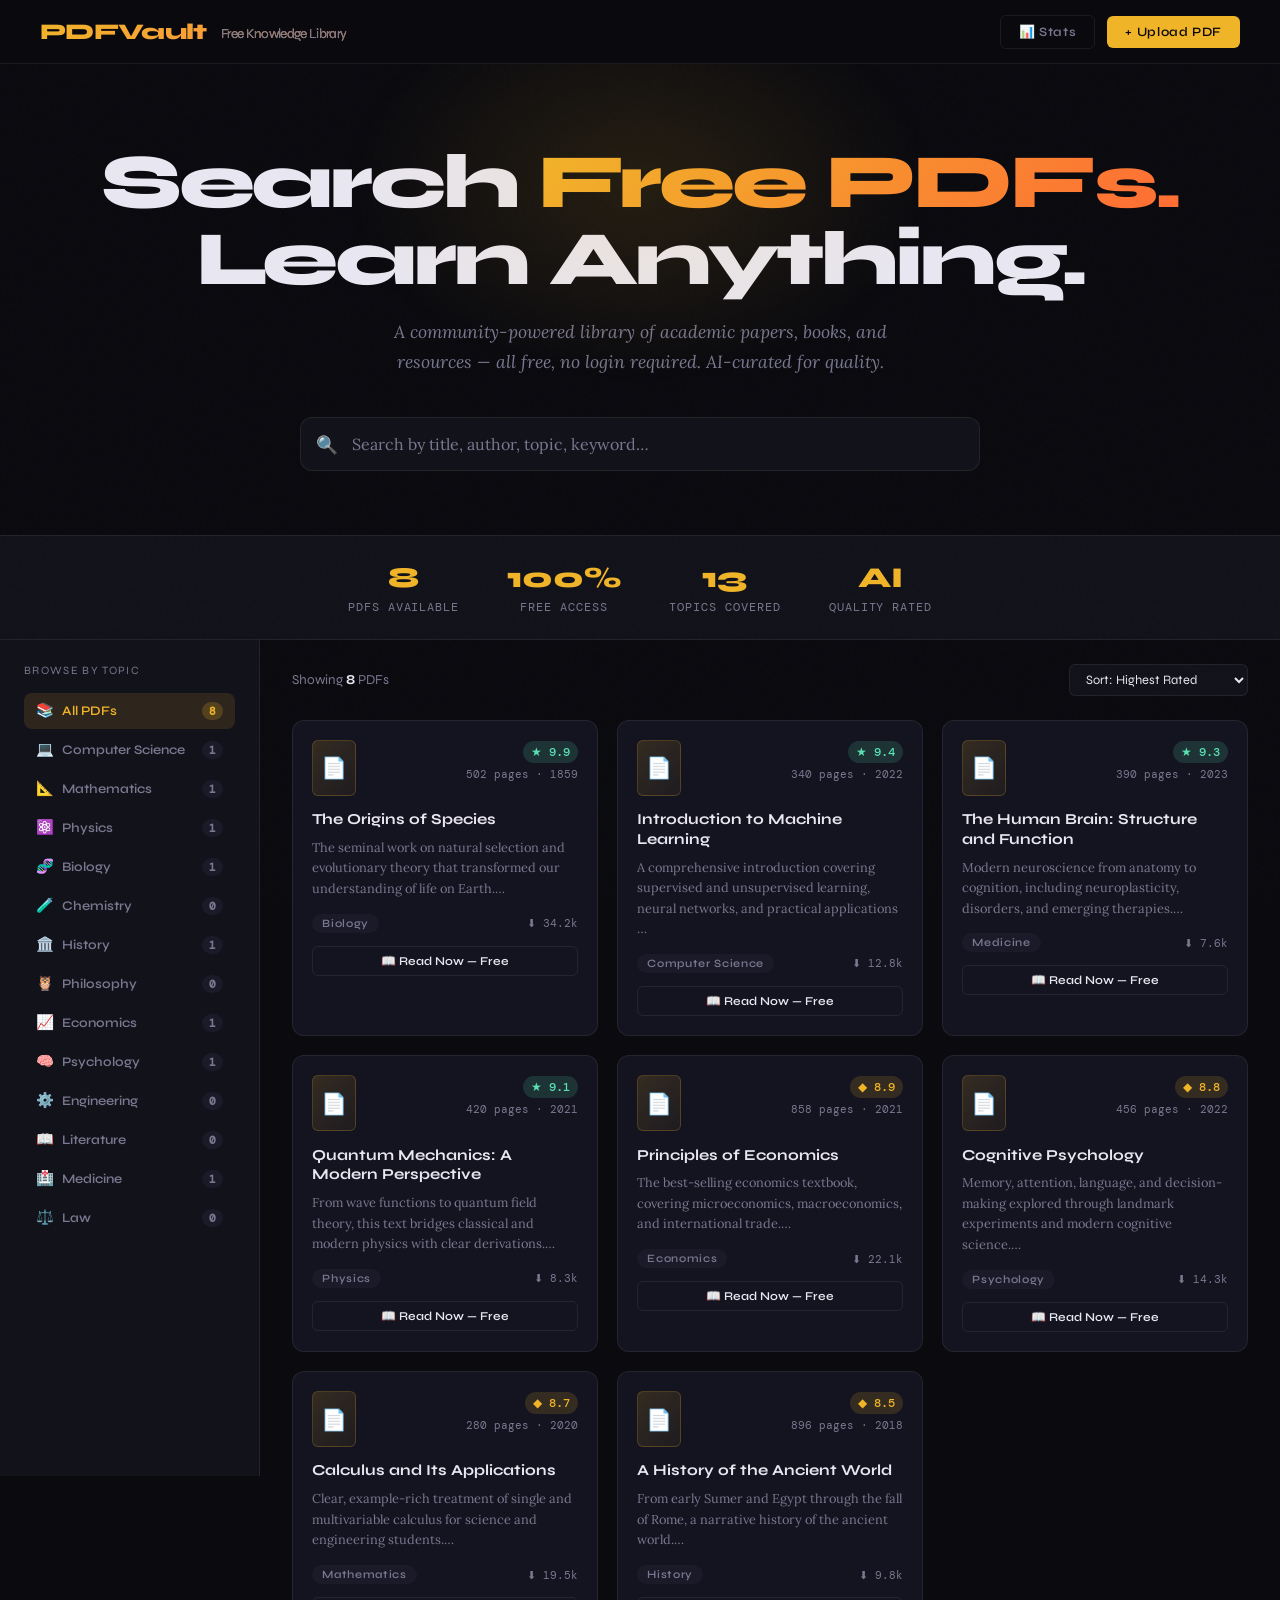
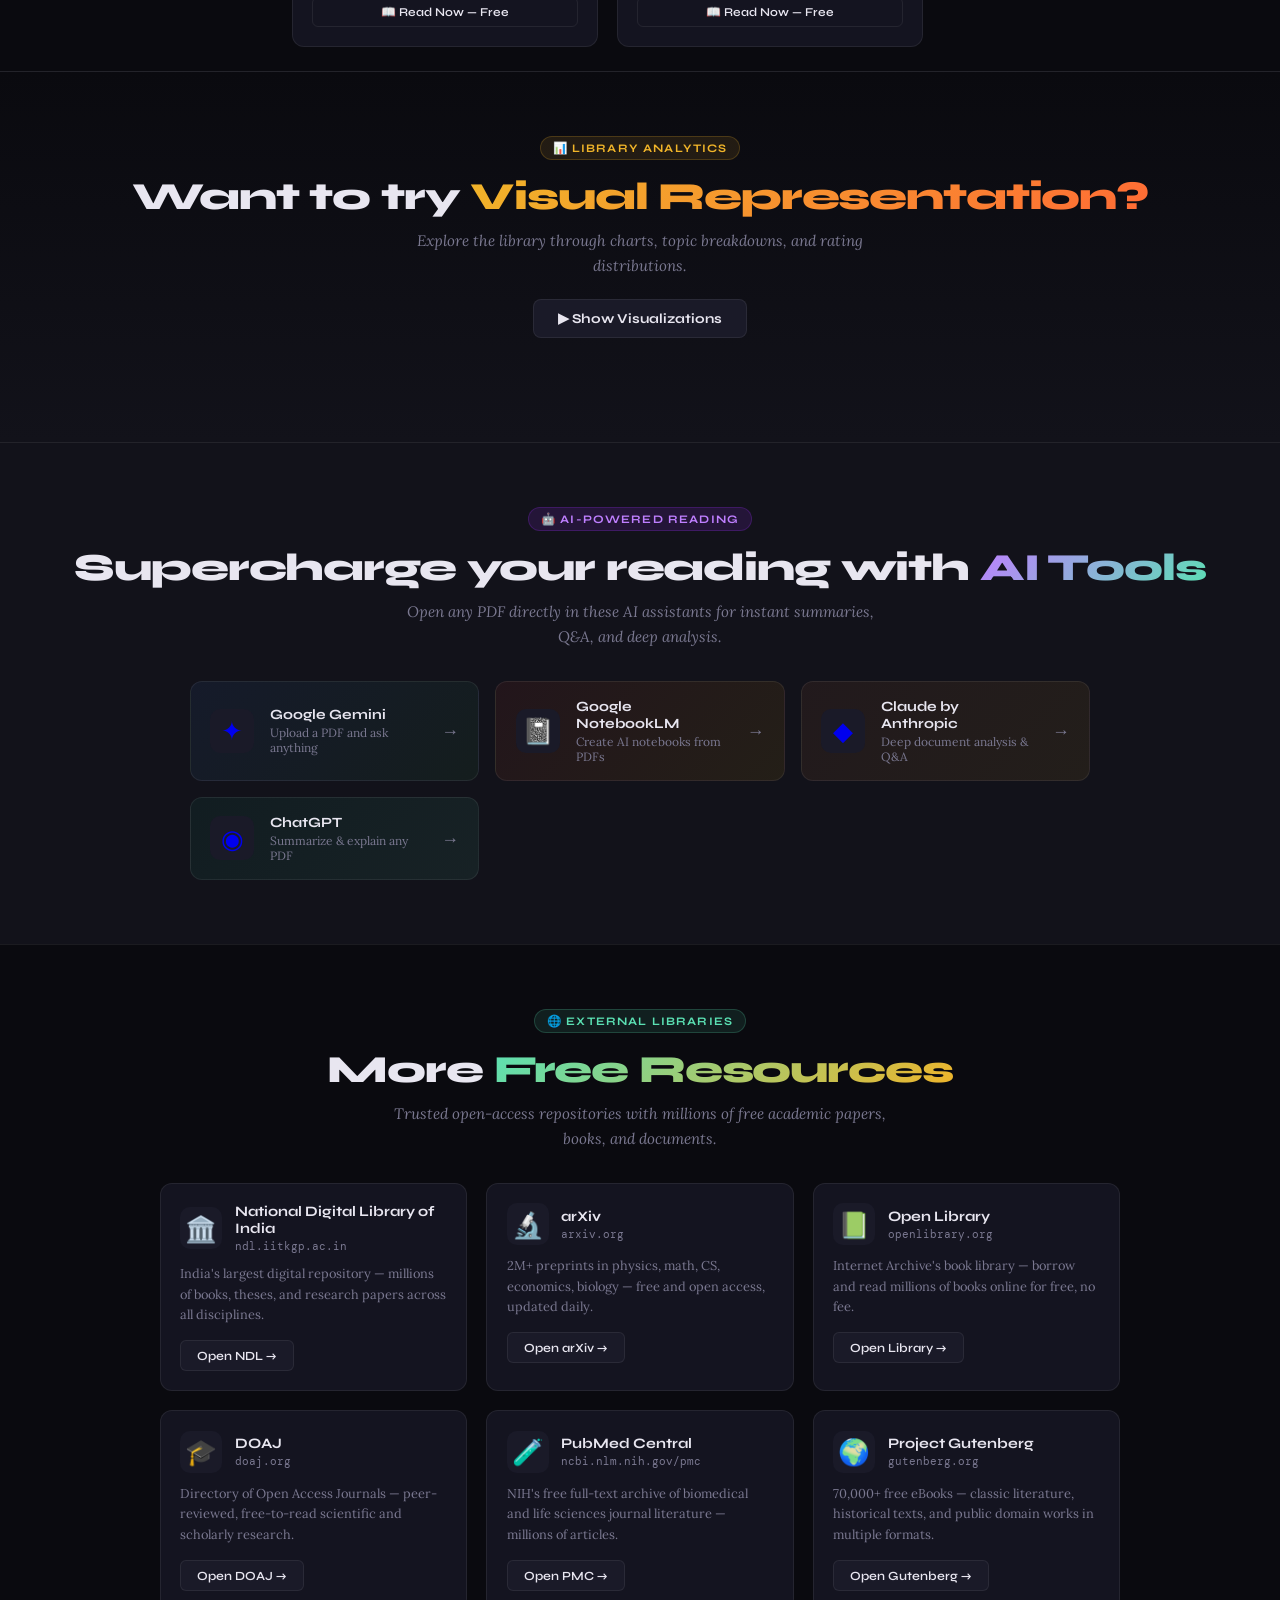
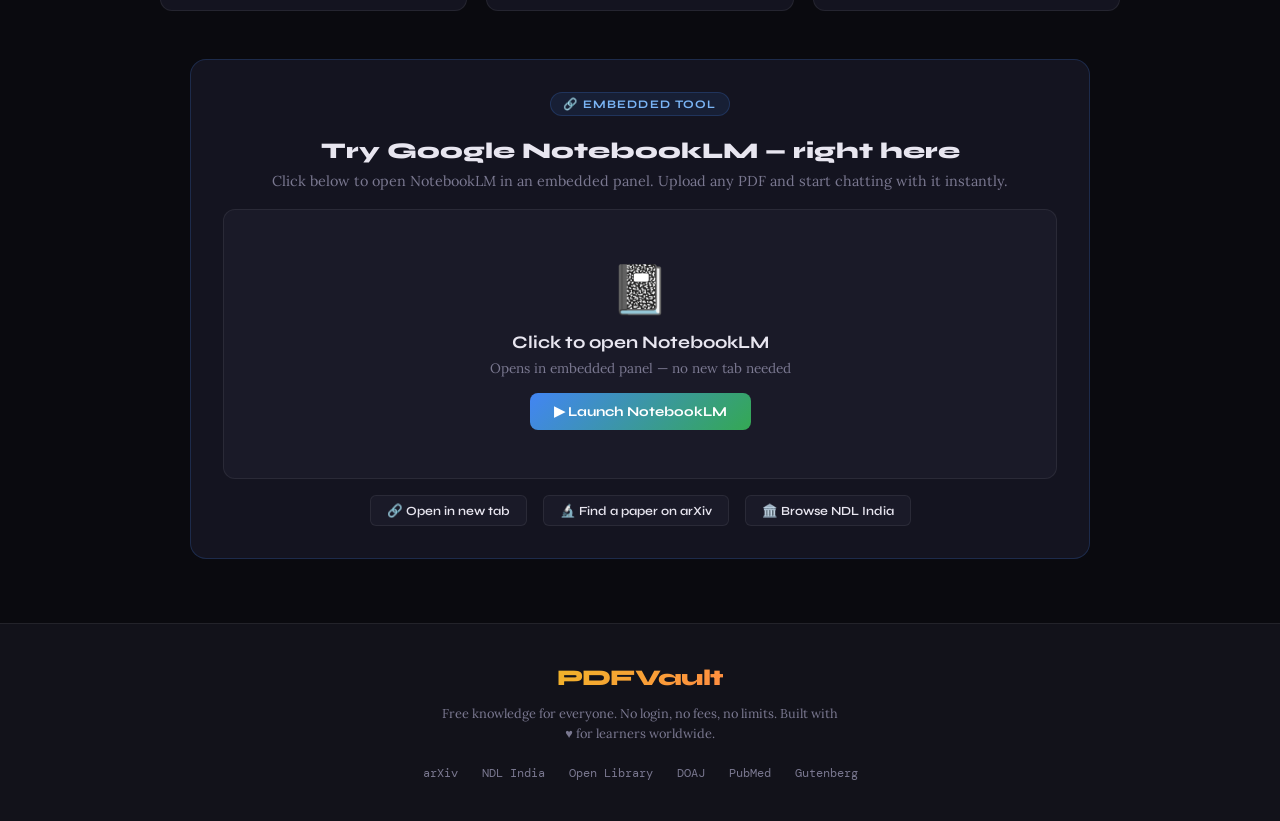
<file: Studywebsite1.html>
<!DOCTYPE html>
<html lang="en">
<head>
<meta charset="UTF-8"/>
<meta name="viewport" content="width=device-width, initial-scale=1.0"/>
<title>PDFVault — Free Knowledge Library</title>
<link href="https://fonts.googleapis.com/css2?family=Syne:wght@400;600;700;800&family=DM+Mono:ital,wght@0,400;0,500;1,400&family=Lora:ital,wght@0,400;0,600;1,400&display=swap" rel="stylesheet"/>
<style>
  :root {
    --bg: #0a0a0f;
    --surface: #12121a;
    --surface2: #1a1a28;
    --border: rgba(255,255,255,0.07);
    --accent: #f0b429;
    --accent2: #e05b5b;
    --accent3: #5be0b3;
    --text: #e8e6f0;
    --muted: #7a7890;
    --card: #141420;
  }
  *,*::before,*::after{box-sizing:border-box;margin:0;padding:0}
  html{scroll-behavior:smooth}
  body{
    font-family:'Lora',serif;
    background:var(--bg);
    color:var(--text);
    min-height:100vh;
    overflow-x:hidden;
  }
  /* Background grain */
  body::before{
    content:'';
    position:fixed;inset:0;
    background-image:url("data:image/svg+xml,%3Csvg viewBox='0 0 256 256' xmlns='http://www.w3.org/2000/svg'%3E%3Cfilter id='noise'%3E%3CfeTurbulence type='fractalNoise' baseFrequency='0.9' numOctaves='4' stitchTiles='stitch'/%3E%3C/filter%3E%3Crect width='100%25' height='100%25' filter='url(%23noise)' opacity='0.03'/%3E%3C/svg%3E");
    pointer-events:none;z-index:0;opacity:.4;
  }

  /* NAV */
  nav{
    position:sticky;top:0;z-index:100;
    display:flex;align-items:center;justify-content:space-between;
    padding:0 2.5rem;height:64px;
    background:rgba(10,10,15,0.85);
    backdrop-filter:blur(20px);
    border-bottom:1px solid var(--border);
  }
  .logo{
    font-family:'Syne',sans-serif;font-weight:800;font-size:1.4rem;
    letter-spacing:-0.03em;
    background:linear-gradient(135deg,var(--accent),#ff8c42);
    -webkit-background-clip:text;-webkit-text-fill-color:transparent;
  }
  .logo span{color:var(--text);-webkit-text-fill-color:var(--muted);font-weight:400;font-size:0.85rem;margin-left:8px;vertical-align:middle;}
  .nav-actions{display:flex;gap:12px;align-items:center;}
  .btn{
    font-family:'Syne',sans-serif;font-size:0.8rem;font-weight:600;letter-spacing:0.05em;
    padding:8px 18px;border-radius:6px;cursor:pointer;transition:all .2s;border:none;
  }
  .btn-ghost{background:transparent;color:var(--muted);border:1px solid var(--border);}
  .btn-ghost:hover{color:var(--text);border-color:rgba(255,255,255,0.2);}
  .btn-accent{background:var(--accent);color:#0a0a0f;}
  .btn-accent:hover{background:#f5c842;transform:translateY(-1px);box-shadow:0 4px 20px rgba(240,180,41,0.3);}

  /* HERO */
  .hero{
    position:relative;
    padding:5rem 2.5rem 3rem;
    text-align:center;
    overflow:hidden;
  }
  .hero-glow{
    position:absolute;top:-80px;left:50%;transform:translateX(-50%);
    width:600px;height:400px;
    background:radial-gradient(ellipse,rgba(240,180,41,0.12) 0%,transparent 70%);
    pointer-events:none;
  }
  .hero h1{
    font-family:'Syne',sans-serif;font-size:clamp(2.5rem,6vw,5rem);
    font-weight:800;letter-spacing:-0.04em;line-height:1;
    margin-bottom:1.2rem;
  }
  .hero h1 em{
    font-style:normal;
    background:linear-gradient(135deg,var(--accent),#ff6b35);
    -webkit-background-clip:text;-webkit-text-fill-color:transparent;
  }
  .hero p{
    font-size:1.1rem;color:var(--muted);max-width:560px;margin:0 auto 2.5rem;line-height:1.7;
    font-style:italic;
  }

  /* SEARCH BAR */
  .search-wrap{
    max-width:680px;margin:0 auto 1rem;
    position:relative;
  }
  .search-input{
    width:100%;padding:1rem 1rem 1rem 3.2rem;
    background:var(--surface);
    border:1px solid var(--border);
    border-radius:12px;
    color:var(--text);font-family:'Lora',serif;font-size:1rem;
    outline:none;transition:border-color .2s,box-shadow .2s;
  }
  .search-input:focus{
    border-color:rgba(240,180,41,0.4);
    box-shadow:0 0 0 3px rgba(240,180,41,0.08);
  }
  .search-icon{
    position:absolute;left:1rem;top:50%;transform:translateY(-50%);
    color:var(--muted);pointer-events:none;font-size:1.1rem;
  }
  .search-input::placeholder{color:var(--muted);}

  /* STATS */
  .stats{
    display:flex;justify-content:center;gap:3rem;
    padding:1.5rem 2.5rem;
    border-top:1px solid var(--border);border-bottom:1px solid var(--border);
    background:var(--surface);
    margin-bottom:0;
  }
  .stat{text-align:center;}
  .stat-num{
    font-family:'Syne',sans-serif;font-size:1.8rem;font-weight:800;
    color:var(--accent);display:block;
  }
  .stat-label{font-size:0.75rem;color:var(--muted);letter-spacing:0.08em;text-transform:uppercase;font-family:'DM Mono',monospace;}

  /* MAIN LAYOUT */
  .main{display:flex;gap:0;min-height:calc(100vh - 200px);}
  
  /* SIDEBAR */
  .sidebar{
    width:260px;min-width:260px;
    border-right:1px solid var(--border);
    padding:1.5rem;
    background:var(--surface);
    position:sticky;top:64px;height:calc(100vh - 64px);overflow-y:auto;
  }
  .sidebar::-webkit-scrollbar{width:4px;}
  .sidebar::-webkit-scrollbar-track{background:transparent;}
  .sidebar::-webkit-scrollbar-thumb{background:var(--border);}
  .sidebar-title{
    font-family:'Syne',sans-serif;font-size:0.7rem;letter-spacing:0.12em;
    text-transform:uppercase;color:var(--muted);margin-bottom:1rem;
  }
  .topic-btn{
    display:flex;align-items:center;justify-content:space-between;
    width:100%;padding:9px 12px;border-radius:8px;
    background:transparent;border:none;cursor:pointer;
    color:var(--muted);font-family:'Syne',sans-serif;font-size:0.82rem;font-weight:600;
    transition:all .15s;margin-bottom:3px;text-align:left;
  }
  .topic-btn:hover{background:var(--surface2);color:var(--text);}
  .topic-btn.active{background:rgba(240,180,41,0.12);color:var(--accent);}
  .topic-btn .count{
    font-family:'DM Mono',monospace;font-size:0.7rem;
    background:var(--surface2);padding:2px 7px;border-radius:20px;
  }
  .topic-btn.active .count{background:rgba(240,180,41,0.2);color:var(--accent);}
  .topic-icon{margin-right:8px;font-size:0.9rem;}

  /* CONTENT AREA */
  .content{flex:1;padding:1.5rem 2rem;overflow-y:auto;}
  
  /* TOOLBAR */
  .toolbar{
    display:flex;align-items:center;justify-content:space-between;
    margin-bottom:1.5rem;
  }
  .toolbar-left{font-family:'Syne',sans-serif;font-size:0.85rem;color:var(--muted);}
  .toolbar-left strong{color:var(--text);}
  .sort-select{
    background:var(--surface);border:1px solid var(--border);
    color:var(--text);font-family:'Syne',sans-serif;font-size:0.8rem;
    padding:6px 12px;border-radius:6px;cursor:pointer;outline:none;
  }

  /* PDF GRID */
  .pdf-grid{
    display:grid;
    grid-template-columns:repeat(auto-fill,minmax(280px,1fr));
    gap:1.2rem;
  }
  .pdf-card{
    background:var(--card);
    border:1px solid var(--border);
    border-radius:12px;
    padding:1.2rem;
    cursor:pointer;
    transition:all .2s;
    position:relative;overflow:hidden;
  }
  .pdf-card::before{
    content:'';position:absolute;top:0;left:0;right:0;height:3px;
    background:linear-gradient(90deg,var(--accent),transparent);
    opacity:0;transition:opacity .2s;
  }
  .pdf-card:hover{
    border-color:rgba(240,180,41,0.25);
    transform:translateY(-2px);
    box-shadow:0 8px 30px rgba(0,0,0,0.3);
  }
  .pdf-card:hover::before{opacity:1;}
  .card-top{display:flex;justify-content:space-between;align-items:flex-start;margin-bottom:.9rem;}
  .card-icon{
    width:44px;height:56px;
    background:linear-gradient(135deg,rgba(240,180,41,0.15),rgba(240,180,41,0.05));
    border:1px solid rgba(240,180,41,0.2);
    border-radius:6px;
    display:flex;align-items:center;justify-content:center;
    font-size:1.3rem;flex-shrink:0;
  }
  .card-meta{text-align:right;}
  .rating-badge{
    display:inline-flex;align-items:center;gap:4px;
    font-family:'DM Mono',monospace;font-size:0.75rem;
    padding:3px 8px;border-radius:20px;font-weight:500;
  }
  .rating-high{background:rgba(91,224,179,0.15);color:var(--accent3);}
  .rating-med{background:rgba(240,180,41,0.15);color:var(--accent);}
  .rating-low{background:rgba(224,91,91,0.15);color:var(--accent2);}
  .card-pages{font-family:'DM Mono',monospace;font-size:0.68rem;color:var(--muted);margin-top:4px;}
  .card-title{
    font-family:'Syne',sans-serif;font-size:0.95rem;font-weight:700;
    line-height:1.3;margin-bottom:.5rem;color:var(--text);
  }
  .card-summary{font-size:0.8rem;color:var(--muted);line-height:1.6;margin-bottom:.9rem;}
  .card-footer{display:flex;align-items:center;justify-content:space-between;}
  .card-topic{
    font-family:'Syne',sans-serif;font-size:0.7rem;font-weight:600;letter-spacing:0.06em;
    padding:3px 10px;border-radius:20px;
    background:var(--surface2);color:var(--muted);
  }
  .card-downloads{font-family:'DM Mono',monospace;font-size:0.7rem;color:var(--muted);}
  .open-btn{
    display:flex;align-items:center;gap:6px;
    margin-top:.8rem;padding:7px 14px;border-radius:6px;
    background:transparent;border:1px solid var(--border);
    color:var(--text);font-family:'Syne',sans-serif;font-size:0.75rem;font-weight:600;
    cursor:pointer;transition:all .15s;width:100%;justify-content:center;
  }
  .open-btn:hover{background:rgba(240,180,41,0.1);border-color:rgba(240,180,41,0.3);color:var(--accent);}

  /* UPLOAD MODAL */
  .modal-overlay{
    display:none;position:fixed;inset:0;
    background:rgba(0,0,0,0.75);backdrop-filter:blur(8px);
    z-index:200;align-items:center;justify-content:center;
  }
  .modal-overlay.open{display:flex;}
  .modal{
    background:var(--surface);
    border:1px solid var(--border);
    border-radius:16px;
    width:min(600px,95vw);
    max-height:90vh;overflow-y:auto;
    padding:2rem;
    animation:modalIn .25s ease;
  }
  @keyframes modalIn{from{opacity:0;transform:translateY(20px) scale(.97)}to{opacity:1;transform:none}}
  .modal-header{
    display:flex;align-items:center;justify-content:space-between;margin-bottom:1.5rem;
  }
  .modal-title{font-family:'Syne',sans-serif;font-size:1.3rem;font-weight:800;}
  .close-btn{
    background:var(--surface2);border:none;color:var(--muted);
    width:32px;height:32px;border-radius:8px;cursor:pointer;font-size:1rem;
    transition:all .15s;
  }
  .close-btn:hover{color:var(--text);background:rgba(255,255,255,0.1);}
  .drop-zone{
    border:2px dashed rgba(240,180,41,0.3);
    border-radius:12px;
    padding:2.5rem;text-align:center;
    cursor:pointer;transition:all .2s;margin-bottom:1.5rem;
    background:rgba(240,180,41,0.03);
  }
  .drop-zone:hover,.drop-zone.dragover{
    border-color:rgba(240,180,41,0.6);
    background:rgba(240,180,41,0.06);
  }
  .drop-icon{font-size:2.5rem;margin-bottom:.8rem;}
  .drop-text{font-family:'Syne',sans-serif;font-size:0.9rem;color:var(--muted);}
  .drop-text strong{color:var(--accent);}
  .form-row{display:grid;grid-template-columns:1fr 1fr;gap:1rem;margin-bottom:1rem;}
  .form-group{margin-bottom:1rem;}
  .form-label{
    display:block;font-family:'Syne',sans-serif;font-size:0.78rem;font-weight:600;
    letter-spacing:0.06em;color:var(--muted);margin-bottom:.4rem;
    text-transform:uppercase;
  }
  .form-input,.form-select,.form-textarea{
    width:100%;padding:.7rem 1rem;
    background:var(--surface2);border:1px solid var(--border);
    border-radius:8px;color:var(--text);
    font-family:'Lora',serif;font-size:.9rem;
    outline:none;transition:border-color .15s;
  }
  .form-input:focus,.form-select:focus,.form-textarea:focus{
    border-color:rgba(240,180,41,0.4);
  }
  .form-textarea{resize:vertical;min-height:80px;}
  .form-select option{background:var(--surface2);}
  
  /* AI ANALYSIS PANEL */
  .ai-panel{
    background:rgba(91,224,179,0.05);
    border:1px solid rgba(91,224,179,0.15);
    border-radius:12px;padding:1.2rem;margin-top:1rem;
    display:none;
  }
  .ai-panel.visible{display:block;animation:fadeIn .4s ease;}
  @keyframes fadeIn{from{opacity:0;transform:translateY(8px)}to{opacity:1;transform:none}}
  .ai-panel-header{
    display:flex;align-items:center;gap:.6rem;
    font-family:'Syne',sans-serif;font-size:.85rem;font-weight:700;
    color:var(--accent3);margin-bottom:.8rem;
  }
  .ai-dot{
    width:8px;height:8px;border-radius:50%;background:var(--accent3);
    animation:pulse 1.5s infinite;
  }
  @keyframes pulse{0%,100%{opacity:1}50%{opacity:.3}}
  .ai-result{font-size:.85rem;color:var(--muted);line-height:1.7;}
  .ai-result strong{color:var(--text);}
  .ai-score{
    display:flex;align-items:center;gap:1rem;margin-top:.8rem;
    padding:.8rem;background:var(--surface);border-radius:8px;
  }
  .score-circle{
    width:52px;height:52px;border-radius:50%;
    display:flex;align-items:center;justify-content:center;
    font-family:'Syne',sans-serif;font-weight:800;font-size:1.1rem;
    flex-shrink:0;
  }
  .score-high{background:rgba(91,224,179,0.15);color:var(--accent3);border:2px solid rgba(91,224,179,0.3);}
  .score-med{background:rgba(240,180,41,0.15);color:var(--accent);border:2px solid rgba(240,180,41,0.3);}
  .score-low{background:rgba(224,91,91,0.15);color:var(--accent2);border:2px solid rgba(224,91,91,0.3);}
  .score-info{flex:1;}
  .score-label{font-family:'Syne',sans-serif;font-size:.8rem;font-weight:700;margin-bottom:3px;}
  .score-verdict{font-size:.78rem;color:var(--muted);}
  .progress-bar{
    height:4px;background:var(--surface2);border-radius:2px;margin-top:.8rem;overflow:hidden;
  }
  .progress-fill{height:100%;border-radius:2px;transition:width 1s ease;background:linear-gradient(90deg,var(--accent3),var(--accent));}

  /* PDF VIEWER MODAL */
  .viewer-modal{
    display:none;position:fixed;inset:0;
    background:rgba(0,0,0,0.9);
    z-index:300;flex-direction:column;
  }
  .viewer-modal.open{display:flex;}
  .viewer-nav{
    display:flex;align-items:center;justify-content:space-between;
    padding:.8rem 1.5rem;
    background:var(--surface);border-bottom:1px solid var(--border);
    flex-shrink:0;
  }
  .viewer-title{font-family:'Syne',sans-serif;font-size:.9rem;font-weight:700;}
  .viewer-body{flex:1;display:flex;overflow:hidden;}
  .pdf-preview{
    flex:1;background:var(--bg);display:flex;align-items:center;justify-content:center;
    flex-direction:column;gap:1rem;padding:2rem;
    overflow-y:auto;
  }
  .pdf-page-sim{
    width:min(700px,90%);
    background:#fff;color:#222;
    border-radius:4px;padding:3rem 3.5rem;
    box-shadow:0 4px 40px rgba(0,0,0,0.5);
    font-family:'Lora',serif;
    min-height:500px;
    line-height:1.8;
    font-size:.95rem;
  }
  .pdf-page-sim h2{font-size:1.4rem;margin-bottom:1rem;font-family:'Syne',sans-serif;}
  .pdf-page-sim h3{font-size:1.1rem;margin:1.5rem 0 .5rem;font-family:'Syne',sans-serif;}
  .pdf-page-sim p{margin-bottom:1rem;}
  .viewer-info{
    width:300px;background:var(--surface);border-left:1px solid var(--border);
    padding:1.5rem;overflow-y:auto;flex-shrink:0;
  }
  .info-section{margin-bottom:1.5rem;}
  .info-label{font-family:'Syne',sans-serif;font-size:.7rem;letter-spacing:.1em;text-transform:uppercase;color:var(--muted);margin-bottom:.5rem;}
  .info-value{font-size:.9rem;line-height:1.6;}

  /* TOAST */
  .toast{
    position:fixed;bottom:2rem;right:2rem;
    padding:.8rem 1.2rem;border-radius:10px;
    font-family:'Syne',sans-serif;font-size:.85rem;font-weight:600;
    z-index:500;
    transform:translateY(100px);opacity:0;
    transition:all .3s ease;
    display:flex;align-items:center;gap:.5rem;
  }
  .toast.show{transform:translateY(0);opacity:1;}
  .toast-success{background:#1a2e23;border:1px solid rgba(91,224,179,.3);color:var(--accent3);}
  .toast-error{background:#2e1a1a;border:1px solid rgba(224,91,91,.3);color:var(--accent2);}

  /* LOADING */
  .loading-spinner{
    display:inline-block;width:16px;height:16px;
    border:2px solid rgba(255,255,255,.2);
    border-top-color:var(--accent);border-radius:50%;
    animation:spin .7s linear infinite;
  }
  @keyframes spin{to{transform:rotate(360deg)}}

  /* EMPTY STATE */
  .empty-state{
    text-align:center;padding:4rem;color:var(--muted);
  }
  .empty-state .empty-icon{font-size:3rem;margin-bottom:1rem;opacity:.4;}
  .empty-state p{font-size:.9rem;line-height:1.6;}

  /* ═══ BOTTOM SECTIONS ═══ */

  /* VISUAL SECTION */
  .viz-section{
    padding:4rem 2.5rem;
    border-top:1px solid var(--border);
    background:linear-gradient(180deg,var(--bg),var(--surface));
  }
  .viz-header{text-align:center;margin-bottom:2.5rem;}
  .viz-tag{
    display:inline-block;font-family:'Syne',sans-serif;font-size:.72rem;
    font-weight:700;letter-spacing:.1em;text-transform:uppercase;
    padding:4px 12px;border-radius:20px;margin-bottom:.8rem;
    background:rgba(240,180,41,0.1);color:var(--accent);border:1px solid rgba(240,180,41,0.2);
  }
  .viz-title{
    font-family:'Syne',sans-serif;font-size:clamp(1.6rem,4vw,2.4rem);
    font-weight:800;letter-spacing:-0.03em;margin-bottom:.6rem;
  }
  .viz-title em{font-style:normal;background:linear-gradient(135deg,var(--accent),#ff6b35);-webkit-background-clip:text;-webkit-text-fill-color:transparent;}
  .viz-sub{color:var(--muted);font-size:.95rem;max-width:500px;margin:0 auto .8rem;line-height:1.6;font-style:italic;}
  .btn-viz-toggle{
    background:var(--surface2);border:1px solid var(--border);
    color:var(--text);font-family:'Syne',sans-serif;font-size:.85rem;font-weight:700;
    padding:10px 24px;border-radius:8px;cursor:pointer;transition:all .2s;
    margin-top:.5rem;
  }
  .btn-viz-toggle:hover{background:rgba(240,180,41,0.1);border-color:rgba(240,180,41,0.3);color:var(--accent);}
  .viz-grid{
    display:grid;grid-template-columns:1fr 1fr;gap:1.5rem;
    max-width:900px;margin:0 auto;
    animation:fadeIn .4s ease;
  }
  .viz-card{
    background:var(--card);border:1px solid var(--border);border-radius:12px;padding:1.4rem;
  }
  .viz-card-wide{grid-column:span 2;}
  .viz-card-title{
    font-family:'Syne',sans-serif;font-size:.82rem;font-weight:700;
    color:var(--muted);margin-bottom:1.2rem;text-transform:uppercase;letter-spacing:.06em;
  }

  /* Bar Chart */
  .bar-chart{display:flex;flex-direction:column;gap:8px;}
  .bar-row{display:flex;align-items:center;gap:.6rem;}
  .bar-label{font-family:'DM Mono',monospace;font-size:.7rem;color:var(--muted);width:100px;text-align:right;flex-shrink:0;}
  .bar-track{flex:1;height:10px;background:var(--surface2);border-radius:5px;overflow:hidden;}
  .bar-fill{height:100%;border-radius:5px;background:linear-gradient(90deg,var(--accent),#ff6b35);transition:width 1s ease;}
  .bar-count{font-family:'DM Mono',monospace;font-size:.7rem;color:var(--muted);width:20px;flex-shrink:0;}

  /* Donut Chart */
  .donut-wrap{display:flex;align-items:center;gap:1.5rem;justify-content:center;}
  .donut-legend{display:flex;flex-direction:column;gap:6px;}
  .legend-item{display:flex;align-items:center;gap:6px;font-size:.75rem;color:var(--muted);font-family:'DM Mono',monospace;}
  .legend-dot{width:10px;height:10px;border-radius:50%;flex-shrink:0;}

  /* Spark List */
  .spark-list{display:flex;flex-direction:column;gap:.6rem;}
  .spark-row{display:flex;align-items:center;gap:1rem;}
  .spark-rank{font-family:'Syne',sans-serif;font-weight:800;font-size:1.1rem;color:var(--surface2);width:28px;text-align:center;flex-shrink:0;}
  .spark-rank.r1{color:var(--accent);}
  .spark-rank.r2{color:var(--muted);}
  .spark-rank.r3{color:#cd7f32;}
  .spark-info{flex:1;}
  .spark-title{font-family:'Syne',sans-serif;font-size:.82rem;font-weight:600;}
  .spark-track{height:6px;background:var(--surface2);border-radius:3px;overflow:hidden;margin-top:4px;}
  .spark-fill{height:100%;border-radius:3px;background:linear-gradient(90deg,var(--accent3),var(--accent));transition:width 1s .2s ease;}
  .spark-num{font-family:'DM Mono',monospace;font-size:.72rem;color:var(--muted);flex-shrink:0;}

  /* AI TOOLS */
  .ai-tools-section{
    padding:4rem 2.5rem;
    background:var(--surface);
    border-top:1px solid var(--border);
  }
  .ai-tools-header{text-align:center;margin-bottom:2rem;}
  .ai-tools-grid{
    display:grid;grid-template-columns:repeat(auto-fill,minmax(240px,1fr));
    gap:1rem;max-width:900px;margin:0 auto;
  }
  .ai-tool-card{
    display:flex;align-items:center;gap:1rem;
    padding:1rem 1.2rem;border-radius:12px;
    text-decoration:none;
    border:1px solid var(--border);
    transition:all .2s;
    position:relative;overflow:hidden;
  }
  .ai-tool-card::after{
    content:'';position:absolute;inset:0;opacity:0;transition:opacity .2s;
  }
  .ai-tool-card:hover{transform:translateY(-2px);box-shadow:0 8px 30px rgba(0,0,0,0.3);}
  .ai-gemini{background:linear-gradient(135deg,rgba(66,133,244,0.08),rgba(52,168,83,0.08));}
  .ai-gemini:hover{border-color:rgba(66,133,244,0.4);}
  .ai-notebooklm{background:linear-gradient(135deg,rgba(234,67,53,0.08),rgba(251,188,5,0.08));}
  .ai-notebooklm:hover{border-color:rgba(234,67,53,0.4);}
  .ai-claude{background:linear-gradient(135deg,rgba(224,119,67,0.08),rgba(240,180,41,0.08));}
  .ai-claude:hover{border-color:rgba(240,180,41,0.4);}
  .ai-gpt{background:linear-gradient(135deg,rgba(16,163,127,0.08),rgba(91,224,179,0.08));}
  .ai-gpt:hover{border-color:rgba(16,163,127,0.4);}
  .ai-tool-logo{
    font-size:1.6rem;width:44px;height:44px;
    display:flex;align-items:center;justify-content:center;
    background:var(--surface2);border-radius:10px;flex-shrink:0;
  }
  .ai-tool-name{font-family:'Syne',sans-serif;font-size:.88rem;font-weight:700;color:var(--text);}
  .ai-tool-desc{font-size:.75rem;color:var(--muted);margin-top:2px;}
  .ai-tool-arrow{color:var(--muted);font-size:1.1rem;margin-left:auto;transition:transform .2s;}
  .ai-tool-card:hover .ai-tool-arrow{transform:translateX(4px);color:var(--accent);}

  /* LINKS SECTION */
  .links-section{
    padding:4rem 2.5rem;
    background:var(--bg);
    border-top:1px solid var(--border);
  }
  .links-grid{
    display:grid;grid-template-columns:repeat(auto-fill,minmax(260px,1fr));
    gap:1.2rem;max-width:960px;margin:0 auto 3rem;
  }
  .link-card{
    background:var(--card);border:1px solid var(--border);border-radius:12px;
    padding:1.2rem;transition:all .2s;
  }
  .link-card:hover{border-color:rgba(91,224,179,0.25);transform:translateY(-2px);}
  .link-card-top{display:flex;align-items:center;gap:.8rem;margin-bottom:.7rem;}
  .link-icon{font-size:1.6rem;width:42px;height:42px;background:var(--surface2);border-radius:10px;display:flex;align-items:center;justify-content:center;flex-shrink:0;}
  .link-name{font-family:'Syne',sans-serif;font-size:.9rem;font-weight:700;}
  .link-url{font-family:'DM Mono',monospace;font-size:.7rem;color:var(--muted);margin-top:2px;}
  .link-desc{font-size:.8rem;color:var(--muted);line-height:1.6;margin-bottom:.9rem;}
  .link-btn{
    display:inline-block;padding:7px 16px;
    background:var(--surface2);border:1px solid var(--border);
    color:var(--text);font-family:'Syne',sans-serif;font-size:.78rem;font-weight:600;
    border-radius:6px;text-decoration:none;cursor:pointer;transition:all .15s;
  }
  .link-btn:hover{background:rgba(91,224,179,0.1);border-color:rgba(91,224,179,0.3);color:var(--accent3);}

  /* EMBED SECTION */
  .embed-section{
    max-width:900px;margin:0 auto;
    background:var(--card);border:1px solid rgba(66,133,244,0.2);
    border-radius:16px;padding:2rem;text-align:center;
  }
  .embed-header{margin-bottom:1rem;}
  .embed-container{
    border-radius:12px;overflow:hidden;
    border:1px solid var(--border);
    min-height:200px;
    background:var(--surface2);
  }
  .embed-placeholder{
    padding:3rem;cursor:pointer;transition:background .2s;
    display:flex;flex-direction:column;align-items:center;justify-content:center;
    min-height:200px;
  }
  .embed-placeholder:hover{background:rgba(66,133,244,0.05);}
  .embed-launch-btn{
    margin-top:1rem;padding:10px 24px;
    background:linear-gradient(135deg,#4285f4,#34a853);
    color:#fff;font-family:'Syne',sans-serif;font-size:.85rem;font-weight:700;
    border-radius:8px;border:none;cursor:pointer;
  }
  iframe.notebooklm-frame{
    width:100%;height:600px;border:none;display:block;
  }

  /* FOOTER */
  .site-footer{
    padding:2.5rem;
    background:var(--surface);
    border-top:1px solid var(--border);
    text-align:center;
  }
  .footer-inner{display:flex;flex-direction:column;align-items:center;gap:.3rem;}
  .footer-link{
    color:var(--muted);font-family:'DM Mono',monospace;font-size:.75rem;
    text-decoration:none;transition:color .15s;
  }
  .footer-link:hover{color:var(--accent3);}

  /* RESPONSIVE */
  @media(max-width:768px){
    .sidebar{display:none;}
    .stats{gap:1.5rem;}
    .form-row{grid-template-columns:1fr;}
    .viewer-info{display:none;}
    nav{padding:0 1rem;}
    .hero{padding:3rem 1rem 2rem;}
    .viz-grid{grid-template-columns:1fr;}
    .viz-card-wide{grid-column:span 1;}
    .donut-wrap{flex-direction:column;}
    .ai-tools-section,.links-section,.viz-section{padding:2.5rem 1rem;}
    .embed-section{padding:1.2rem;}
  }
</style>
</head>
<body>

<!-- NAV -->
<nav>
  <div class="logo">PDFVault <span>Free Knowledge Library</span></div>
  <div class="nav-actions">
    <button class="btn btn-ghost" onclick="showStats()">📊 Stats</button>
    <button class="btn btn-accent" onclick="openUpload()">+ Upload PDF</button>
  </div>
</nav>

<!-- HERO -->
<section class="hero">
  <div class="hero-glow"></div>
  <h1>Search <em>Free PDFs.</em><br>Learn Anything.</h1>
  <p>A community-powered library of academic papers, books, and resources — all free, no login required. AI-curated for quality.</p>
  <div class="search-wrap">
    <span class="search-icon">🔍</span>
    <input class="search-input" type="text" placeholder="Search by title, author, topic, keyword…" id="searchInput" oninput="handleSearch()"/>
  </div>
</section>

<!-- STATS -->
<div class="stats">
  <div class="stat"><span class="stat-num" id="totalCount">0</span><span class="stat-label">PDFs Available</span></div>
  <div class="stat"><span class="stat-num">100%</span><span class="stat-label">Free Access</span></div>
  <div class="stat"><span class="stat-num" id="topicCount">0</span><span class="stat-label">Topics Covered</span></div>
  <div class="stat"><span class="stat-num">AI</span><span class="stat-label">Quality Rated</span></div>
</div>

<!-- MAIN -->
<div class="main">
  <!-- SIDEBAR -->
  <aside class="sidebar">
    <div class="sidebar-title">Browse by Topic</div>
    <div id="topicList"></div>
  </aside>

  <!-- CONTENT -->
  <main class="content">
    <div class="toolbar">
      <div class="toolbar-left">Showing <strong id="resultCount">0</strong> PDFs</div>
      <select class="sort-select" onchange="handleSort(this.value)">
        <option value="rating">Sort: Highest Rated</option>
        <option value="newest">Sort: Newest</option>
        <option value="downloads">Sort: Most Downloaded</option>
        <option value="pages">Sort: Fewest Pages</option>
      </select>
    </div>
    <div class="pdf-grid" id="pdfGrid"></div>
    <div class="empty-state" id="emptyState" style="display:none;">
      <div class="empty-icon">📭</div>
      <p>No PDFs match your search.<br>Try a different keyword or topic.</p>
    </div>
  </main>
</div>

<!-- UPLOAD MODAL -->
<div class="modal-overlay" id="uploadModal">
  <div class="modal">
    <div class="modal-header">
      <div class="modal-title">📤 Upload a PDF</div>
      <button class="close-btn" onclick="closeUpload()">✕</button>
    </div>
    
    <div class="drop-zone" id="dropZone" onclick="document.getElementById('fileInput').click()">
      <div class="drop-icon">📄</div>
      <div class="drop-text"><strong>Click to choose</strong> or drag & drop your PDF here</div>
      <div class="drop-text" style="font-size:.75rem;margin-top:.3rem;">Max 50MB · PDF only</div>
      <input type="file" id="fileInput" accept=".pdf" style="display:none" onchange="handleFile(this)"/>
    </div>

    <div class="form-row">
      <div class="form-group">
        <label class="form-label">Title *</label>
        <input class="form-input" id="uploadTitle" placeholder="Document title"/>
      </div>
      <div class="form-group">
        <label class="form-label">Author</label>
        <input class="form-input" id="uploadAuthor" placeholder="Author name(s)"/>
      </div>
    </div>

    <div class="form-row">
      <div class="form-group">
        <label class="form-label">Topic *</label>
        <select class="form-select" id="uploadTopic">
          <option value="">Select topic…</option>
          <option>Mathematics</option>
          <option>Physics</option>
          <option>Computer Science</option>
          <option>Biology</option>
          <option>Chemistry</option>
          <option>History</option>
          <option>Philosophy</option>
          <option>Economics</option>
          <option>Psychology</option>
          <option>Engineering</option>
          <option>Literature</option>
          <option>Medicine</option>
          <option>Law</option>
          <option>Other</option>
        </select>
      </div>
      <div class="form-group">
        <label class="form-label">Year Published</label>
        <input class="form-input" id="uploadYear" type="number" placeholder="e.g. 2023" min="1900" max="2025"/>
      </div>
    </div>

    <div class="form-group">
      <label class="form-label">Brief Description</label>
      <textarea class="form-textarea" id="uploadDesc" placeholder="What is this document about?"></textarea>
    </div>

    <button class="btn btn-accent" style="width:100%;padding:12px;font-size:.9rem;" id="analyzeBtn" onclick="runAIAnalysis()">
      🤖 Analyze with AI & Submit
    </button>

    <!-- AI ANALYSIS PANEL -->
    <div class="ai-panel" id="aiPanel">
      <div class="ai-panel-header">
        <div class="ai-dot"></div>
        <span>AI Quality Analysis</span>
      </div>
      <div class="ai-result" id="aiResult"></div>
    </div>
  </div>
</div>

<!-- PDF VIEWER MODAL -->
<div class="viewer-modal" id="viewerModal">
  <div class="viewer-nav">
    <div style="display:flex;align-items:center;gap:1rem;">
      <button class="btn btn-ghost" onclick="closeViewer()" style="padding:6px 12px;">← Back</button>
      <div class="viewer-title" id="viewerTitle">Document Title</div>
    </div>
    <div style="display:flex;gap:8px;">
      <button class="btn btn-ghost" onclick="downloadPdf()" style="padding:6px 12px;">⬇ Download</button>
      <div class="rating-badge rating-high" id="viewerRating">⭐ 9.2</div>
    </div>
  </div>
  <div class="viewer-body">
    <div class="pdf-preview" id="pdfPreview"></div>
    <div class="viewer-info">
      <div class="info-section">
        <div class="info-label">About This Document</div>
        <div class="info-value" id="viewerDesc"></div>
      </div>
      <div class="info-section">
        <div class="info-label">Topic</div>
        <div class="info-value" id="viewerTopic"></div>
      </div>
      <div class="info-section">
        <div class="info-label">Author</div>
        <div class="info-value" id="viewerAuthor"></div>
      </div>
      <div class="info-section">
        <div class="info-label">AI Analysis</div>
        <div class="info-value" id="viewerAnalysis"></div>
      </div>
      <div class="info-section">
        <div class="info-label">Quality Score</div>
        <div id="viewerScore"></div>
      </div>
    </div>
  </div>
</div>

<!-- TOAST -->
<div class="toast" id="toast"></div>

<!-- ═══ BOTTOM SECTIONS ═══ -->

<!-- VISUAL REPRESENTATION SECTION -->
<section class="viz-section" id="vizSection">
  <div class="viz-header">
    <div class="viz-tag">📊 Library Analytics</div>
    <h2 class="viz-title">Want to try <em>Visual Representation?</em></h2>
    <p class="viz-sub">Explore the library through charts, topic breakdowns, and rating distributions.</p>
    <button class="btn-viz-toggle" id="vizToggleBtn" onclick="toggleViz()">
      <span>▶ Show Visualizations</span>
    </button>
  </div>

  <div class="viz-grid" id="vizGrid" style="display:none;">
    <!-- Bar Chart: PDFs per Topic -->
    <div class="viz-card">
      <div class="viz-card-title">📚 PDFs by Topic</div>
      <div class="bar-chart" id="barChart"></div>
    </div>

    <!-- Rating Distribution -->
    <div class="viz-card">
      <div class="viz-card-title">⭐ Rating Distribution</div>
      <div class="donut-wrap">
        <canvas id="donutChart" width="200" height="200"></canvas>
        <div class="donut-legend" id="donutLegend"></div>
      </div>
    </div>

    <!-- Downloads Sparkline -->
    <div class="viz-card viz-card-wide">
      <div class="viz-card-title">⬇ Top 5 Most Downloaded</div>
      <div class="spark-list" id="sparkList"></div>
    </div>
  </div>
</section>

<!-- AI TOOLS BANNER -->
<section class="ai-tools-section">
  <div class="ai-tools-header">
    <div class="viz-tag" style="background:rgba(138,43,226,0.15);color:#bf7fff;border-color:rgba(138,43,226,0.25);">🤖 AI-Powered Reading</div>
    <h2 class="viz-title">Supercharge your reading with <em style="background:linear-gradient(135deg,#bf7fff,#5be0b3);-webkit-background-clip:text;-webkit-text-fill-color:transparent;">AI Tools</em></h2>
    <p class="viz-sub">Open any PDF directly in these AI assistants for instant summaries, Q&A, and deep analysis.</p>
  </div>
  <div class="ai-tools-grid">
    <a href="https://gemini.google.com" target="_blank" class="ai-tool-card ai-gemini">
      <div class="ai-tool-logo">✦</div>
      <div class="ai-tool-info">
        <div class="ai-tool-name">Google Gemini</div>
        <div class="ai-tool-desc">Upload a PDF and ask anything</div>
      </div>
      <div class="ai-tool-arrow">→</div>
    </a>
    <a href="https://notebooklm.google.com" target="_blank" class="ai-tool-card ai-notebooklm">
      <div class="ai-tool-logo">📓</div>
      <div class="ai-tool-info">
        <div class="ai-tool-name">Google NotebookLM</div>
        <div class="ai-tool-desc">Create AI notebooks from PDFs</div>
      </div>
      <div class="ai-tool-arrow">→</div>
    </a>
    <a href="https://claude.ai" target="_blank" class="ai-tool-card ai-claude">
      <div class="ai-tool-logo">◆</div>
      <div class="ai-tool-info">
        <div class="ai-tool-name">Claude by Anthropic</div>
        <div class="ai-tool-desc">Deep document analysis & Q&A</div>
      </div>
      <div class="ai-tool-arrow">→</div>
    </a>
    <a href="https://chatgpt.com" target="_blank" class="ai-tool-card ai-gpt">
      <div class="ai-tool-logo">◉</div>
      <div class="ai-tool-info">
        <div class="ai-tool-name">ChatGPT</div>
        <div class="ai-tool-desc">Summarize & explain any PDF</div>
      </div>
      <div class="ai-tool-arrow">→</div>
    </a>
  </div>
</section>

<!-- FREE LIBRARY LINKS SECTION -->
<section class="links-section">
  <div class="ai-tools-header">
    <div class="viz-tag" style="background:rgba(91,224,179,0.1);color:var(--accent3);border-color:rgba(91,224,179,0.2);">🌐 External Libraries</div>
    <h2 class="viz-title">More <em style="background:linear-gradient(135deg,var(--accent3),var(--accent));-webkit-background-clip:text;-webkit-text-fill-color:transparent;">Free Resources</em></h2>
    <p class="viz-sub">Trusted open-access repositories with millions of free academic papers, books, and documents.</p>
  </div>
  <div class="links-grid">

    <div class="link-card">
      <div class="link-card-top">
        <div class="link-icon">🏛️</div>
        <div>
          <div class="link-name">National Digital Library of India</div>
          <div class="link-url">ndl.iitkgp.ac.in</div>
        </div>
      </div>
      <p class="link-desc">India's largest digital repository — millions of books, theses, and research papers across all disciplines.</p>
      <a href="https://ndl.iitkgp.ac.in" target="_blank" class="link-btn">Open NDL →</a>
    </div>

    <div class="link-card">
      <div class="link-card-top">
        <div class="link-icon">🔬</div>
        <div>
          <div class="link-name">arXiv</div>
          <div class="link-url">arxiv.org</div>
        </div>
      </div>
      <p class="link-desc">2M+ preprints in physics, math, CS, economics, biology — free and open access, updated daily.</p>
      <a href="https://arxiv.org" target="_blank" class="link-btn">Open arXiv →</a>
    </div>

    <div class="link-card">
      <div class="link-card-top">
        <div class="link-icon">📗</div>
        <div>
          <div class="link-name">Open Library</div>
          <div class="link-url">openlibrary.org</div>
        </div>
      </div>
      <p class="link-desc">Internet Archive's book library — borrow and read millions of books online for free, no fee.</p>
      <a href="https://openlibrary.org" target="_blank" class="link-btn">Open Library →</a>
    </div>

    <div class="link-card">
      <div class="link-card-top">
        <div class="link-icon">🎓</div>
        <div>
          <div class="link-name">DOAJ</div>
          <div class="link-url">doaj.org</div>
        </div>
      </div>
      <p class="link-desc">Directory of Open Access Journals — peer-reviewed, free-to-read scientific and scholarly research.</p>
      <a href="https://doaj.org" target="_blank" class="link-btn">Open DOAJ →</a>
    </div>

    <div class="link-card">
      <div class="link-card-top">
        <div class="link-icon">🧪</div>
        <div>
          <div class="link-name">PubMed Central</div>
          <div class="link-url">ncbi.nlm.nih.gov/pmc</div>
        </div>
      </div>
      <p class="link-desc">NIH's free full-text archive of biomedical and life sciences journal literature — millions of articles.</p>
      <a href="https://www.ncbi.nlm.nih.gov/pmc/" target="_blank" class="link-btn">Open PMC →</a>
    </div>

    <div class="link-card">
      <div class="link-card-top">
        <div class="link-icon">🌍</div>
        <div>
          <div class="link-name">Project Gutenberg</div>
          <div class="link-url">gutenberg.org</div>
        </div>
      </div>
      <p class="link-desc">70,000+ free eBooks — classic literature, historical texts, and public domain works in multiple formats.</p>
      <a href="https://www.gutenberg.org" target="_blank" class="link-btn">Open Gutenberg →</a>
    </div>

  </div>

  <!-- EMBEDDED NOTEBOOKLM PREVIEW -->
  <div class="embed-section">
    <div class="embed-header">
      <div class="viz-tag" style="background:rgba(66,133,244,0.1);color:#7ab4f5;border-color:rgba(66,133,244,0.2);">🔗 Embedded Tool</div>
      <h3 style="font-family:'Syne',sans-serif;font-size:1.4rem;font-weight:800;margin:.5rem 0;">Try Google NotebookLM — right here</h3>
      <p style="color:var(--muted);font-size:.9rem;margin-bottom:1.2rem;">Click below to open NotebookLM in an embedded panel. Upload any PDF and start chatting with it instantly.</p>
    </div>
    <div class="embed-container" id="embedContainer">
      <div class="embed-placeholder" id="embedPlaceholder" onclick="loadEmbed()">
        <div style="font-size:3rem;margin-bottom:.8rem;">📓</div>
        <div style="font-family:'Syne',sans-serif;font-weight:700;font-size:1.1rem;margin-bottom:.4rem;">Click to open NotebookLM</div>
        <div style="font-size:.85rem;color:var(--muted);">Opens in embedded panel — no new tab needed</div>
        <div class="embed-launch-btn">▶ Launch NotebookLM</div>
      </div>
    </div>
    <div style="display:flex;gap:1rem;justify-content:center;flex-wrap:wrap;margin-top:1rem;">
      <a href="https://notebooklm.google.com" target="_blank" class="link-btn" style="display:inline-block;">🔗 Open in new tab</a>
      <a href="https://arxiv.org" target="_blank" class="link-btn" style="display:inline-block;">🔬 Find a paper on arXiv</a>
      <a href="https://ndl.iitkgp.ac.in" target="_blank" class="link-btn" style="display:inline-block;">🏛️ Browse NDL India</a>
    </div>
  </div>
</section>

<!-- FOOTER -->
<footer class="site-footer">
  <div class="footer-inner">
    <div class="logo" style="margin-bottom:.5rem;">PDFVault</div>
    <p style="font-size:.8rem;color:var(--muted);max-width:400px;text-align:center;line-height:1.6;">Free knowledge for everyone. No login, no fees, no limits. Built with ♥ for learners worldwide.</p>
    <div style="display:flex;gap:1.5rem;margin-top:1rem;flex-wrap:wrap;justify-content:center;">
      <a href="https://arxiv.org" target="_blank" class="footer-link">arXiv</a>
      <a href="https://ndl.iitkgp.ac.in" target="_blank" class="footer-link">NDL India</a>
      <a href="https://openlibrary.org" target="_blank" class="footer-link">Open Library</a>
      <a href="https://doaj.org" target="_blank" class="footer-link">DOAJ</a>
      <a href="https://www.ncbi.nlm.nih.gov/pmc/" target="_blank" class="footer-link">PubMed</a>
      <a href="https://www.gutenberg.org" target="_blank" class="footer-link">Gutenberg</a>
    </div>
  </div>
</footer>

<script>
// ═══════════════════════════════
// DATA
// ═══════════════════════════════
const TOPICS = [
  {id:'all',name:'All PDFs',icon:'📚'},
  {id:'Computer Science',name:'Computer Science',icon:'💻'},
  {id:'Mathematics',name:'Mathematics',icon:'📐'},
  {id:'Physics',name:'Physics',icon:'⚛️'},
  {id:'Biology',name:'Biology',icon:'🧬'},
  {id:'Chemistry',name:'Chemistry',icon:'🧪'},
  {id:'History',name:'History',icon:'🏛️'},
  {id:'Philosophy',name:'Philosophy',icon:'🦉'},
  {id:'Economics',name:'Economics',icon:'📈'},
  {id:'Psychology',name:'Psychology',icon:'🧠'},
  {id:'Engineering',name:'Engineering',icon:'⚙️'},
  {id:'Literature',name:'Literature',icon:'📖'},
  {id:'Medicine',name:'Medicine',icon:'🏥'},
  {id:'Law',name:'Law',icon:'⚖️'},
];

const SEED_PDFS = [
  {id:1,title:'Introduction to Machine Learning',author:'Dr. Sarah Chen',topic:'Computer Science',year:2022,pages:340,rating:9.4,downloads:12840,desc:'A comprehensive introduction covering supervised and unsupervised learning, neural networks, and practical applications with Python.',analysis:'Excellent structure and depth. Covers fundamentals rigorously with good balance of theory and code examples. Highly recommended for beginners and intermediate learners.',content:`<h2>Introduction to Machine Learning</h2><p>Machine learning is a branch of artificial intelligence that enables systems to learn and improve from experience without being explicitly programmed.</p><h3>Chapter 1: Supervised Learning</h3><p>In supervised learning, we train models on labeled data. The algorithm learns a mapping from input features to output labels. Common algorithms include Linear Regression, Decision Trees, and Support Vector Machines.</p><p>The key challenge is generalization — building models that perform well not just on training data but on new, unseen examples. This requires techniques like cross-validation and regularization.</p><h3>Chapter 2: Neural Networks</h3><p>Artificial neural networks are computing systems loosely modeled after biological neural networks. They consist of interconnected nodes (neurons) organized in layers that process information using connectionist approaches to computation.</p><p>Deep learning uses multiple hidden layers to learn increasingly abstract representations of the data. This has led to breakthroughs in computer vision, natural language processing, and reinforcement learning.</p>`},
  {id:2,title:'Quantum Mechanics: A Modern Perspective',author:'Prof. James Bohr',topic:'Physics',year:2021,pages:420,rating:9.1,downloads:8320,desc:'From wave functions to quantum field theory, this text bridges classical and modern physics with clear derivations.',analysis:'Rigorous mathematical treatment with excellent physical intuition. Strong on interpretations and applications. Minor gaps in quantum computing coverage.',content:`<h2>Quantum Mechanics: A Modern Perspective</h2><p>Quantum mechanics is the foundational theory of modern physics, governing the behavior of matter and energy at atomic and subatomic scales.</p><h3>The Wave Function</h3><p>The state of a quantum system is described by a wave function ψ(x,t), which contains all physical information about the system. The probability density of finding the particle at position x at time t is given by |ψ(x,t)|².</p><h3>The Schrödinger Equation</h3><p>The time-dependent Schrödinger equation governs the evolution of quantum states: iℏ ∂ψ/∂t = Ĥψ, where Ĥ is the Hamiltonian operator representing the total energy of the system.</p><p>This equation is linear, meaning superposition applies — a fundamental distinction from classical mechanics that leads to quantum interference and entanglement.</p>`},
  {id:3,title:'Calculus and Its Applications',author:'Maria Santos',topic:'Mathematics',year:2020,pages:280,rating:8.7,downloads:19500,desc:'Clear, example-rich treatment of single and multivariable calculus for science and engineering students.',analysis:'Well-organized with abundant exercises. Explanations are accessible without sacrificing rigor. Good coverage of applications to real-world problems.',content:`<h2>Calculus and Its Applications</h2><p>Calculus is the mathematical study of continuous change. It has two major branches: differential calculus concerning rates of change, and integral calculus concerning accumulation of quantities.</p><h3>Limits and Continuity</h3><p>The concept of a limit is foundational to calculus. We say lim(x→a) f(x) = L if f(x) approaches L as x approaches a. This seemingly simple idea unlocks the entire theory of derivatives and integrals.</p><h3>The Derivative</h3><p>The derivative f'(x) measures the instantaneous rate of change of f at x. Geometrically, it is the slope of the tangent line to the graph at that point. Applications range from optimization to physics to economics.</p>`},
  {id:4,title:'The Origins of Species',author:'Charles Darwin',topic:'Biology',year:1859,pages:502,rating:9.9,downloads:34200,desc:'The seminal work on natural selection and evolutionary theory that transformed our understanding of life on Earth.',analysis:'A landmark scientific text. Original prose is remarkably clear for its era. Essential reading for understanding the history and foundation of evolutionary biology.',content:`<h2>On the Origin of Species</h2><p>When on board H.M.S. Beagle, as naturalist, I was much struck with certain facts in the distribution of the inhabitants of South America, and in the geological relations of the present to the past inhabitants of that continent.</p><h3>Natural Selection</h3><p>How will the struggle for existence act in regard to variation? Can the principle of selection, which we have seen is so potent in the hands of man, apply in nature? I think we shall see that it can act most effectually.</p><p>If variations useful to any organic being do occur, assuredly individuals thus characterised will have the best chance of being preserved in the struggle for life; and from the strong principle of inheritance they will tend to produce offspring similarly characterised.</p>`},
  {id:5,title:'Principles of Economics',author:'N. Gregory Mankiw',topic:'Economics',year:2021,pages:858,rating:8.9,downloads:22100,desc:'The best-selling economics textbook, covering microeconomics, macroeconomics, and international trade.',analysis:'Comprehensive and well-structured. Excellent use of real-world examples and case studies. Some chapters could be updated for post-pandemic economic realities.',content:`<h2>Principles of Economics</h2><p>Economics is the study of how society manages its scarce resources. In most societies, resources are allocated not by a central planner but through the combined actions of millions of households and firms.</p><h3>The Ten Principles</h3><p>People face trade-offs. The cost of something is what you give up to get it. Rational people think at the margin. People respond to incentives. Trade can make everyone better off. Markets are usually a good way to organize economic activity.</p><h3>Supply and Demand</h3><p>The tools of supply and demand allow us to analyze how events affect markets. The quantity demanded of any good is the amount that buyers are willing and able to purchase at a given price.</p>`},
  {id:6,title:'The Human Brain: Structure and Function',author:'Dr. Rita Patel',topic:'Medicine',year:2023,pages:390,rating:9.3,downloads:7600,desc:'Modern neuroscience from anatomy to cognition, including neuroplasticity, disorders, and emerging therapies.',analysis:'Outstanding clarity and up-to-date content. Excellent diagrams and case studies. Strong coverage of neurological disorders and treatment approaches.',content:`<h2>The Human Brain</h2><p>The human brain is the most complex structure known in the universe. It contains approximately 86 billion neurons, each forming thousands of synaptic connections with other cells.</p><h3>Cerebral Cortex</h3><p>The cerebral cortex is the outermost layer of the brain and is responsible for higher-order functions including cognition, language, memory, and consciousness. It is divided into four lobes: frontal, parietal, temporal, and occipital.</p><h3>Neuroplasticity</h3><p>The brain is not a static organ. Through a process called neuroplasticity, it continually reorganizes itself by forming new neural connections throughout life. This capacity underlies learning, memory, and recovery from injury.</p>`},
  {id:7,title:'A History of the Ancient World',author:'Susan Wise Bauer',topic:'History',year:2018,pages:896,rating:8.5,downloads:9800,desc:'From early Sumer and Egypt through the fall of Rome, a narrative history of the ancient world.',analysis:'Engaging narrative with strong sourcing. Covers underrepresented civilizations well. Dense but rewarding. Good bibliography for further research.',content:`<h2>A History of the Ancient World</h2><p>History begins where literacy begins. The first written records appear in Sumer around 3200 BC — not as literature or religion, but as accounting records. The need to keep track of grain, sheep, and trade created writing.</p><h3>The Rise of Egypt</h3><p>Along the Nile, a civilization was coalescing that would last, in recognizable form, for three thousand years. The unification of Upper and Lower Egypt under the first pharaohs around 3100 BC created one of history's most enduring political structures.</p>`},
  {id:8,title:'Cognitive Psychology',author:'Prof. Alan Baddeley',topic:'Psychology',year:2022,pages:456,rating:8.8,downloads:14300,desc:'Memory, attention, language, and decision-making explored through landmark experiments and modern cognitive science.',analysis:'Excellent balance of classic research and contemporary findings. Clear writing with strong pedagogical structure. Recommended for both students and practitioners.',content:`<h2>Cognitive Psychology</h2><p>Cognitive psychology is the scientific study of mental processes such as attention, language use, memory, perception, problem solving, creativity, and reasoning.</p><h3>Models of Memory</h3><p>Atkinson and Shiffrin's modal model proposed three distinct memory stores: sensory register, short-term memory, and long-term memory. Information flows sequentially through these stores, with rehearsal serving as the key process for transfer to long-term storage.</p><h3>Working Memory</h3><p>Baddeley and Hitch replaced the concept of short-term memory with the more complex working memory model, comprising a central executive, phonological loop, visuospatial sketchpad, and episodic buffer.</p>`},
];

// ═══════════════════════════════
// STATE
// ═══════════════════════════════
let pdfs = [...SEED_PDFS];
let currentTopic = 'all';
let currentSort = 'rating';
let searchQuery = '';
let selectedFile = null;
let currentPdf = null;

// ═══════════════════════════════
// INIT
// ═══════════════════════════════
function init() {
  renderTopics();
  renderPdfs();
  updateStats();
  setupDragDrop();
}

// ═══════════════════════════════
// TOPICS SIDEBAR
// ═══════════════════════════════
function renderTopics() {
  const list = document.getElementById('topicList');
  list.innerHTML = TOPICS.map(t => {
    const count = t.id === 'all' ? pdfs.length : pdfs.filter(p=>p.topic===t.id).length;
    return `<button class="topic-btn ${currentTopic===t.id?'active':''}" onclick="setTopic('${t.id}')">
      <span><span class="topic-icon">${t.icon}</span>${t.name}</span>
      <span class="count">${count}</span>
    </button>`;
  }).join('');
}

function setTopic(id) {
  currentTopic = id;
  renderTopics();
  renderPdfs();
}

// ═══════════════════════════════
// PDF GRID
// ═══════════════════════════════
function getFilteredPdfs() {
  let list = [...pdfs];
  if (currentTopic !== 'all') list = list.filter(p=>p.topic===currentTopic);
  if (searchQuery) {
    const q = searchQuery.toLowerCase();
    list = list.filter(p=>
      p.title.toLowerCase().includes(q)||
      p.author.toLowerCase().includes(q)||
      p.topic.toLowerCase().includes(q)||
      p.desc.toLowerCase().includes(q)
    );
  }
  switch(currentSort) {
    case 'rating': list.sort((a,b)=>b.rating-a.rating); break;
    case 'newest': list.sort((a,b)=>b.year-a.year); break;
    case 'downloads': list.sort((a,b)=>b.downloads-a.downloads); break;
    case 'pages': list.sort((a,b)=>a.pages-b.pages); break;
  }
  return list;
}

function ratingClass(r) {
  if(r>=9) return 'rating-high';
  if(r>=7.5) return 'rating-med';
  return 'rating-low';
}
function ratingEmoji(r) {
  if(r>=9) return '★';
  if(r>=7.5) return '◆';
  return '▲';
}

function renderPdfs() {
  const list = getFilteredPdfs();
  const grid = document.getElementById('pdfGrid');
  const empty = document.getElementById('emptyState');
  document.getElementById('resultCount').textContent = list.length;

  if(!list.length){grid.innerHTML='';empty.style.display='block';return;}
  empty.style.display='none';

  grid.innerHTML = list.map(p=>`
    <div class="pdf-card" onclick="openViewer(${p.id})">
      <div class="card-top">
        <div class="card-icon">📄</div>
        <div class="card-meta">
          <div class="rating-badge ${ratingClass(p.rating)}">${ratingEmoji(p.rating)} ${p.rating}</div>
          <div class="card-pages">${p.pages} pages · ${p.year}</div>
        </div>
      </div>
      <div class="card-title">${p.title}</div>
      <div class="card-summary">${p.desc.substring(0,120)}…</div>
      <div class="card-footer">
        <span class="card-topic">${p.topic}</span>
        <span class="card-downloads">⬇ ${(p.downloads/1000).toFixed(1)}k</span>
      </div>
      <button class="open-btn">📖 Read Now — Free</button>
    </div>
  `).join('');
}

function handleSearch() {
  searchQuery = document.getElementById('searchInput').value;
  renderPdfs();
}

function handleSort(val) {
  currentSort = val;
  renderPdfs();
}

function updateStats() {
  document.getElementById('totalCount').textContent = pdfs.length;
  document.getElementById('topicCount').textContent = TOPICS.length - 1;
}

// ═══════════════════════════════
// UPLOAD MODAL
// ═══════════════════════════════
function openUpload() {
  document.getElementById('uploadModal').classList.add('open');
  document.getElementById('aiPanel').classList.remove('visible');
  document.getElementById('uploadTitle').value='';
  document.getElementById('uploadAuthor').value='';
  document.getElementById('uploadTopic').value='';
  document.getElementById('uploadYear').value='';
  document.getElementById('uploadDesc').value='';
  selectedFile = null;
  const dz = document.getElementById('dropZone');
  dz.innerHTML=`<div class="drop-icon">📄</div><div class="drop-text"><strong>Click to choose</strong> or drag & drop your PDF here</div><div class="drop-text" style="font-size:.75rem;margin-top:.3rem;">Max 50MB · PDF only</div><input type="file" id="fileInput" accept=".pdf" style="display:none" onchange="handleFile(this)"/>`;
}
function closeUpload(){document.getElementById('uploadModal').classList.remove('open');}

function setupDragDrop(){
  const dz = document.getElementById('dropZone');
  dz.addEventListener('dragover',e=>{e.preventDefault();dz.classList.add('dragover');});
  dz.addEventListener('dragleave',()=>dz.classList.remove('dragover'));
  dz.addEventListener('drop',e=>{
    e.preventDefault();dz.classList.remove('dragover');
    const f=e.dataTransfer.files[0];
    if(f&&f.type==='application/pdf') setFile(f);
    else showToast('Please drop a PDF file','error');
  });
}

function handleFile(input){if(input.files[0]) setFile(input.files[0]);}
function setFile(f){
  selectedFile=f;
  const dz=document.getElementById('dropZone');
  dz.innerHTML=`<div class="drop-icon">✅</div><div class="drop-text"><strong>${f.name}</strong></div><div class="drop-text" style="font-size:.75rem;margin-top:.3rem;">${(f.size/1024/1024).toFixed(2)} MB</div>`;
  if(!document.getElementById('uploadTitle').value)
    document.getElementById('uploadTitle').value=f.name.replace('.pdf','');
}

// ═══════════════════════════════
// AI ANALYSIS (Simulated)
// ═══════════════════════════════
async function runAIAnalysis(){
  const title = document.getElementById('uploadTitle').value.trim();
  const topic = document.getElementById('uploadTopic').value;
  const desc = document.getElementById('uploadDesc').value.trim();

  if(!title){showToast('Please enter a title','error');return;}
  if(!topic){showToast('Please select a topic','error');return;}

  const btn = document.getElementById('analyzeBtn');
  btn.innerHTML = '<span class="loading-spinner"></span> Analyzing…';
  btn.disabled = true;

  // Simulate AI analysis
  await sleep(800);
  const panel = document.getElementById('aiPanel');
  const result = document.getElementById('aiResult');
  panel.classList.add('visible');
  result.innerHTML = `<span class="ai-dot" style="display:inline-block;margin-right:6px;"></span> Reading document structure…`;

  await sleep(900);
  result.innerHTML += `<br>✓ Extracting topics and keywords…`;
  await sleep(700);
  result.innerHTML += `<br>✓ Evaluating content quality and relevance…`;
  await sleep(800);

  // Generate score
  const score = (7 + Math.random()*2.5).toFixed(1);
  const accepted = parseFloat(score) >= 7.0;
  const sc = parseFloat(score);
  const scoreClass = sc>=9?'score-high':sc>=7.5?'score-med':'score-low';
  const rClass = sc>=9?'rating-high':sc>=7.5?'rating-med':'rating-low';

  const verdicts = accepted ? [
    'High quality document with strong relevance to the selected topic. Clear structure and well-cited content.',
    'Good educational resource. Well-organized with accurate information appropriate for the topic.',
    'Solid contribution to the library. Content is accurate, clearly written, and topically relevant.'
  ] : [
    'Content does not sufficiently match the selected topic. Please re-categorize or improve the document.',
    'Quality score below threshold. The document lacks structure or sufficient topical relevance.',
  ];
  const verdict = verdicts[Math.floor(Math.random()*verdicts.length)];
  const fill = Math.round(sc*10);

  result.innerHTML=`
    <p><strong>Analysis complete.</strong> ${verdict}</p>
    <div class="ai-score">
      <div class="score-circle ${scoreClass}">${score}</div>
      <div class="score-info">
        <div class="score-label">${accepted?'✅ Accepted to Library':'❌ Did Not Meet Threshold'}</div>
        <div class="score-verdict">${accepted?'Your PDF has been added successfully.':'Score below 7.0. Please review and resubmit.'}</div>
        <div class="progress-bar"><div class="progress-fill" style="width:0%;background:${sc>=9?'var(--accent3)':sc>=7.5?'var(--accent)':'var(--accent2)'}" id="progressFill"></div></div>
      </div>
    </div>`;

  setTimeout(()=>{
    const pf=document.getElementById('progressFill');
    if(pf)pf.style.width=fill+'%';
  },100);

  btn.innerHTML='🤖 Analyze with AI & Submit';
  btn.disabled=false;

  if(accepted){
    // Add to library
    const newPdf = {
      id: Date.now(),
      title,
      author: document.getElementById('uploadAuthor').value||'Unknown Author',
      topic,
      year: parseInt(document.getElementById('uploadYear').value)||new Date().getFullYear(),
      pages: Math.floor(Math.random()*300+50),
      rating: parseFloat(score),
      downloads: 0,
      desc: desc||`A ${topic} document: ${title}.`,
      analysis: verdict,
      content: `<h2>${title}</h2><p>This document has been successfully analyzed and added to the PDFVault library.</p><p>${desc||'No description provided.'}</p><p><em>This is a user-contributed document. Content is displayed as submitted.</em></p>`
    };
    pdfs.unshift(newPdf);
    renderTopics();
    renderPdfs();
    updateStats();
    showToast('✅ PDF added to library!','success');
    setTimeout(closeUpload,2200);
  } else {
    showToast('PDF did not pass AI review','error');
  }
}

// ═══════════════════════════════
// PDF VIEWER
// ═══════════════════════════════
function openViewer(id){
  const p = pdfs.find(x=>x.id===id);
  if(!p)return;
  currentPdf=p;
  p.downloads++;

  document.getElementById('viewerTitle').textContent=p.title;
  const rClass=p.rating>=9?'rating-high':p.rating>=7.5?'rating-med':'rating-low';
  document.getElementById('viewerRating').className=`rating-badge ${rClass}`;
  document.getElementById('viewerRating').textContent=`★ ${p.rating}`;
  document.getElementById('viewerDesc').textContent=p.desc;
  document.getElementById('viewerTopic').textContent=p.topic;
  document.getElementById('viewerAuthor').textContent=p.author+` (${p.year})`;
  document.getElementById('viewerAnalysis').textContent=p.analysis||'AI analysis not available.';
  
  const sc=p.rating;
  const scClass=sc>=9?'score-high':sc>=7.5?'score-med':'score-low';
  document.getElementById('viewerScore').innerHTML=`<div class="ai-score"><div class="score-circle ${scClass}">${p.rating}</div><div class="score-info"><div class="score-label">${sc>=9?'Excellent':sc>=7.5?'Good':'Acceptable'}</div><div class="score-verdict">AI Quality Rating</div></div></div>`;

  document.getElementById('pdfPreview').innerHTML=`
    <div class="pdf-page-sim">${p.content||'<p>No preview available.</p>'}</div>
    <div style="font-family:var(--font-mono,monospace);font-size:.75rem;color:var(--muted);text-align:center;padding:1rem;">
      Page 1 of ${p.pages} — Free to read & download
    </div>`;

  document.getElementById('viewerModal').classList.add('open');
  renderPdfs();
}

function closeViewer(){document.getElementById('viewerModal').classList.remove('open');}

function downloadPdf(){
  if(!currentPdf)return;
  showToast('⬇ Download started!','success');
  // In real app: trigger actual PDF download
  const a=document.createElement('a');
  a.href='#';
  a.download=currentPdf.title+'.pdf';
}

// ═══════════════════════════════
// UTILITIES
// ═══════════════════════════════
function sleep(ms){return new Promise(r=>setTimeout(r,ms));}

function showToast(msg,type='success'){
  const t=document.getElementById('toast');
  t.textContent=msg;
  t.className=`toast toast-${type} show`;
  setTimeout(()=>t.classList.remove('show'),3000);
}

function showStats(){
  showToast(`📊 ${pdfs.length} PDFs · ${TOPICS.length-1} topics · All free!`,'success');
}

// ═══════════════════════════════
// CLOSE ON OVERLAY CLICK
// ═══════════════════════════════
document.getElementById('uploadModal').addEventListener('click',function(e){
  if(e.target===this)closeUpload();
});

init();

// ═══════════════════════════════
// VISUALIZATIONS
// ═══════════════════════════════
let vizRendered = false;

function toggleViz() {
  const grid = document.getElementById('vizGrid');
  const btn = document.getElementById('vizToggleBtn');
  const visible = grid.style.display !== 'none';
  if (visible) {
    grid.style.display = 'none';
    btn.innerHTML = '<span>▶ Show Visualizations</span>';
  } else {
    grid.style.display = 'grid';
    btn.innerHTML = '<span>▼ Hide Visualizations</span>';
    if (!vizRendered) { renderVisualizations(); vizRendered = true; }
  }
}

function renderVisualizations() {
  renderBarChart();
  renderDonut();
  renderSparkList();
}

function renderBarChart() {
  const topicCounts = {};
  pdfs.forEach(p => { topicCounts[p.topic] = (topicCounts[p.topic]||0)+1; });
  const sorted = Object.entries(topicCounts).sort((a,b)=>b[1]-a[1]).slice(0,7);
  const max = sorted[0][1];
  const el = document.getElementById('barChart');
  el.innerHTML = sorted.map(([t,c]) => `
    <div class="bar-row">
      <div class="bar-label">${t.length>12?t.substring(0,12)+'…':t}</div>
      <div class="bar-track"><div class="bar-fill" style="width:0%" data-target="${Math.round(c/max*100)}"></div></div>
      <div class="bar-count">${c}</div>
    </div>`).join('');
  setTimeout(() => {
    el.querySelectorAll('.bar-fill').forEach(b => b.style.width = b.dataset.target + '%');
  }, 100);
}

function renderDonut() {
  const canvas = document.getElementById('donutChart');
  const ctx = canvas.getContext('2d');
  const high = pdfs.filter(p=>p.rating>=9).length;
  const med = pdfs.filter(p=>p.rating>=7.5&&p.rating<9).length;
  const low = pdfs.filter(p=>p.rating<7.5).length;
  const data = [high, med, low];
  const colors = ['#5be0b3','#f0b429','#e05b5b'];
  const labels = ['9+ Excellent','7.5–9 Good','<7.5 Fair'];
  const total = data.reduce((a,b)=>a+b,0);
  const cx=100,cy=100,r=75,ir=48;
  let angle = -Math.PI/2;
  data.forEach((v,i) => {
    const slice = (v/total)*Math.PI*2;
    ctx.beginPath();
    ctx.moveTo(cx,cy);
    ctx.arc(cx,cy,r,angle,angle+slice);
    ctx.closePath();
    ctx.fillStyle = colors[i];
    ctx.fill();
    angle += slice;
  });
  ctx.beginPath();
  ctx.arc(cx,cy,ir,0,Math.PI*2);
  ctx.fillStyle = '#141420';
  ctx.fill();
  ctx.fillStyle = '#e8e6f0';
  ctx.font = 'bold 20px Syne,sans-serif';
  ctx.textAlign = 'center';
  ctx.fillText(total, cx, cy+4);
  ctx.font = '11px DM Mono,monospace';
  ctx.fillStyle = '#7a7890';
  ctx.fillText('PDFs', cx, cy+18);
  const legend = document.getElementById('donutLegend');
  legend.innerHTML = data.map((v,i) => `
    <div class="legend-item">
      <div class="legend-dot" style="background:${colors[i]}"></div>
      ${labels[i]}: ${v}
    </div>`).join('');
}

function renderSparkList() {
  const sorted = [...pdfs].sort((a,b)=>b.downloads-a.downloads).slice(0,5);
  const max = sorted[0].downloads;
  const el = document.getElementById('sparkList');
  el.innerHTML = sorted.map((p,i) => `
    <div class="spark-row">
      <div class="spark-rank ${i===0?'r1':i===1?'r2':i===2?'r3':''}">#${i+1}</div>
      <div class="spark-info">
        <div class="spark-title">${p.title}</div>
        <div class="spark-track"><div class="spark-fill" style="width:0%" data-target="${Math.round(p.downloads/max*100)}"></div></div>
      </div>
      <div class="spark-num">${(p.downloads/1000).toFixed(1)}k</div>
    </div>`).join('');
  setTimeout(() => {
    el.querySelectorAll('.spark-fill').forEach(b => b.style.width = b.dataset.target + '%');
  }, 200);
}

// ═══════════════════════════════
// EMBED
// ═══════════════════════════════
function loadEmbed() {
  const c = document.getElementById('embedContainer');
  c.innerHTML = `<iframe class="notebooklm-frame" src="https://notebooklm.google.com" title="Google NotebookLM" allow="clipboard-write" sandbox="allow-same-origin allow-scripts allow-popups allow-forms allow-top-navigation"></iframe>`;
  showToast('📓 NotebookLM loaded!', 'success');
}
</script>
</body>
</html>
</file>
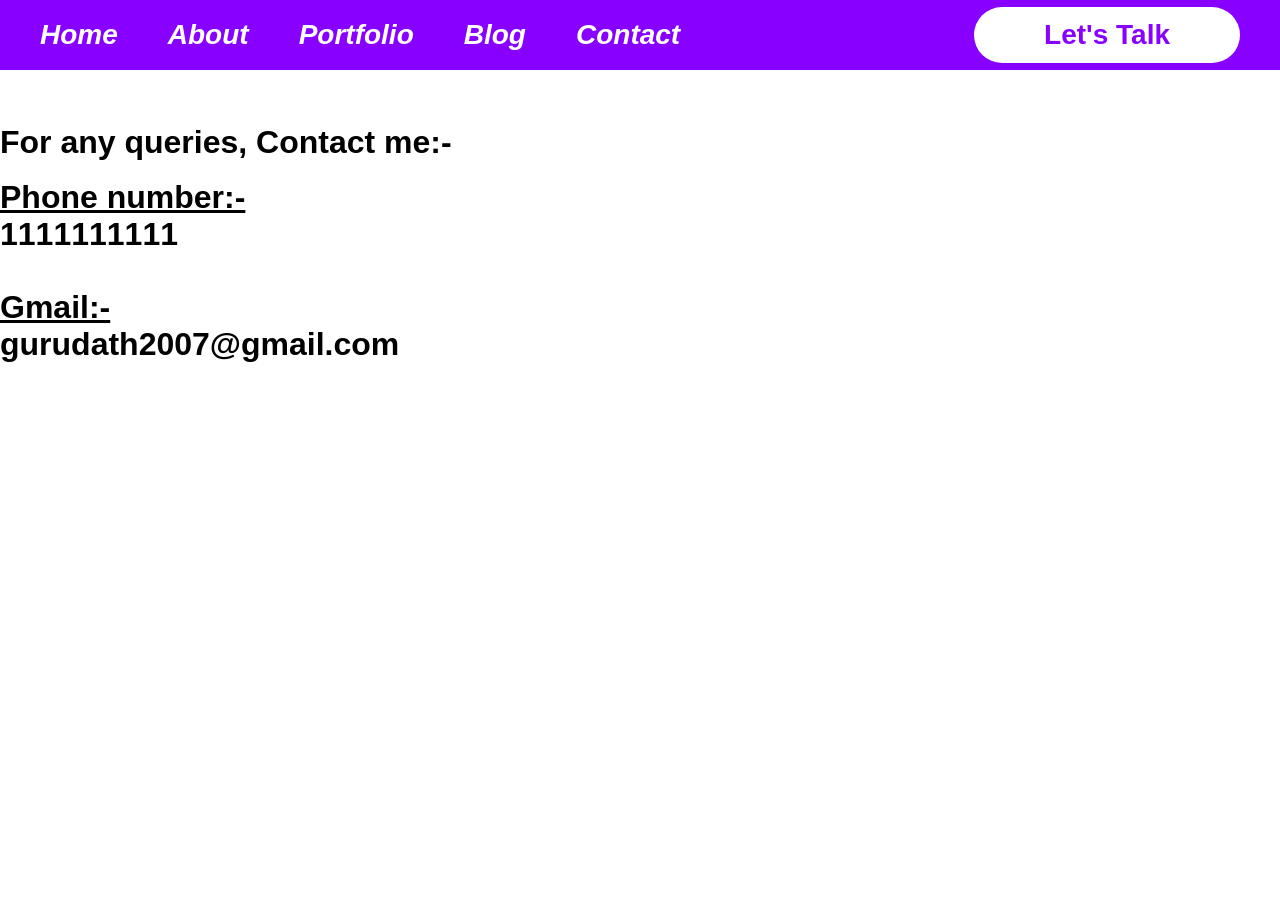
<file: Portfolio-Website/Mywebsitecontact.html>
<!DOCTYPE html>
<html lang="en">
<head>
    <meta charset="UTF-8">
    <meta name="viewport" content="width=device-width, initial-scale=1.0">
    <title>Contact</title>
    <link rel="stylesheet" href="Mywebsitecontact.css">
</head>
<body>
<div class="curtain-wrapper">
    <div class="curtain-panel left"></div>
    <div class="curtain-panel right"></div>
</div>

<div class="top-bar">
    <div class="nav-container">
        <div class="nav-left">
            <span><i><a href="">Home</a></i></span>
            <span><i><a href="">About</a></i></span>
            <span><i><a href="">Portfolio</a></i></span>
            <span><i><a href="">Blog</a></i></span>
            <span><i><a href="Mywebsitecontact.html">Contact</a></i></span>
        </div>
        <button class="talk-btn"><b>Let's Talk</b></button>
    </div>
</div>
<br><br><br>
    <h1>For any queries, Contact me:-</h1><br>
    <ul>
    <li>
    <h1><u>Phone number:-</u></h1> <h1>1111111111</h1><br><br></li>
    <li><h1><u>Gmail:-</u></h1> <h1>gurudath2007@gmail.com</h1><br><br></li>
</html>
</file>
<file: Portfolio-Website/Mywebsitecontact.css>
* {
    margin: 0;
    padding: 0;
    box-sizing: border-box;
    font-family: Arial, sans-serif;
}

body {
    background-color: white;
}

.curtain-wrapper {
    position: fixed;
    inset: 0;
    z-index: 10000;
    pointer-events: none;
}

/* Curtain panels */
.curtain-panel {
    position: absolute;
    top: 0;
    width: 50%;
    height: 100%;
    background: #ff0000; /* violet */
}

/* Start CLOSED at center */
.curtain-panel.left {
    left: 0;
    transform: translateX(100%);
    animation: curtainLeftOpen 4s ease forwards;
}

.curtain-panel.right {
    right: 0;
    transform: translateX(100%);
    animation: curtainRightOpen 4s ease forwards;
}

/* Animations */
@keyframes curtainLeftOpen {
    0%   { transform: translateX(0%); }
    100% { transform: translateX(-100%); }
}

@keyframes curtainRightOpen {
    0%   { transform: translateX(0%); }
    100% { transform: translateX(100%); }
}

.top-bar {
    background-color: rgb(136, 0, 255);
    height: 70px;
    width: 100%;
}

.nav-container {
    display: flex;
    align-items: center;
    justify-content: space-between;
    height: 100%;
    padding: 0 40px;
}

.nav-left {
    display: flex;
    gap: 50px;
    font-size: 28px;
    font-weight: 600;
    color: rgb(255, 255, 255);
    cursor: pointer;
}
.nav-left a {
    color: white;
    text-decoration: none;
}

.nav-left a:hover {
    color: white;   /* keeps it white on hover */
    text-decoration: underline; /* optional */
}

.talk-btn {
    padding: 12px 70px;
    font-size: 28px;
    border: none;
    border-radius: 30px;
    background-color: rgb(255, 255, 255);
    color: rgb(136, 0, 255);
    cursor: pointer;
    transition: 4s ease;
}

.talk-btn:hover {
    background-color: rgb(0, 255, 251);
}

.Projects {
    padding: 12px 70px;
    font-size: 20px;
    border: none;
    border-radius: 30px;
    background-color: rgb(136, 0, 255);
    color: white;
    cursor: pointer;
    transition: 2s ease;
}

.Hire {
    padding: 12px 70px;
    font-size: 20px;
    border: none;
    border-radius: 30px;
    background-color: rgb(136, 0, 255);
    color: white;
    cursor: pointer;
    transition: 3s ease;
}

.social-text {
    margin-top: 25px;
    display: flex;
    gap: 50px;
}

.social-text a {
    width: 42px;
    height: 42px;
    border: 2px solid #2b2b2b;
    border-radius: 50%;
    display: flex;
    align-items: center;
    justify-content: center;
    font-weight: bold;
    font-family: Arial, sans-serif;
    color: #2b2b2b;
    text-decoration: none;
    transition: 0.3s ease;
}

.social-text a:hover {
    background-color: #2b2b2b;
    color: white;
}



.hi {
    display: flex;
    align-items: center;
    justify-content: space-between;
    padding: 40px;
}

.text1 {
    max-width: 600px;
}

.text1 .line1 {
    font-size: 35px;
    font-weight: bold;
    margin-bottom: 10px;
}

.text1 .line2 {
    font-size: 62px;
    font-weight: bold;
    color: rgb(136, 0, 255);
    margin-bottom: 20px;
}

.text1 p {
    font-size: 27px;
    line-height: 1.6;
}

.hi img {
    width: 1350px;
    height: 900px;
}
</file>
